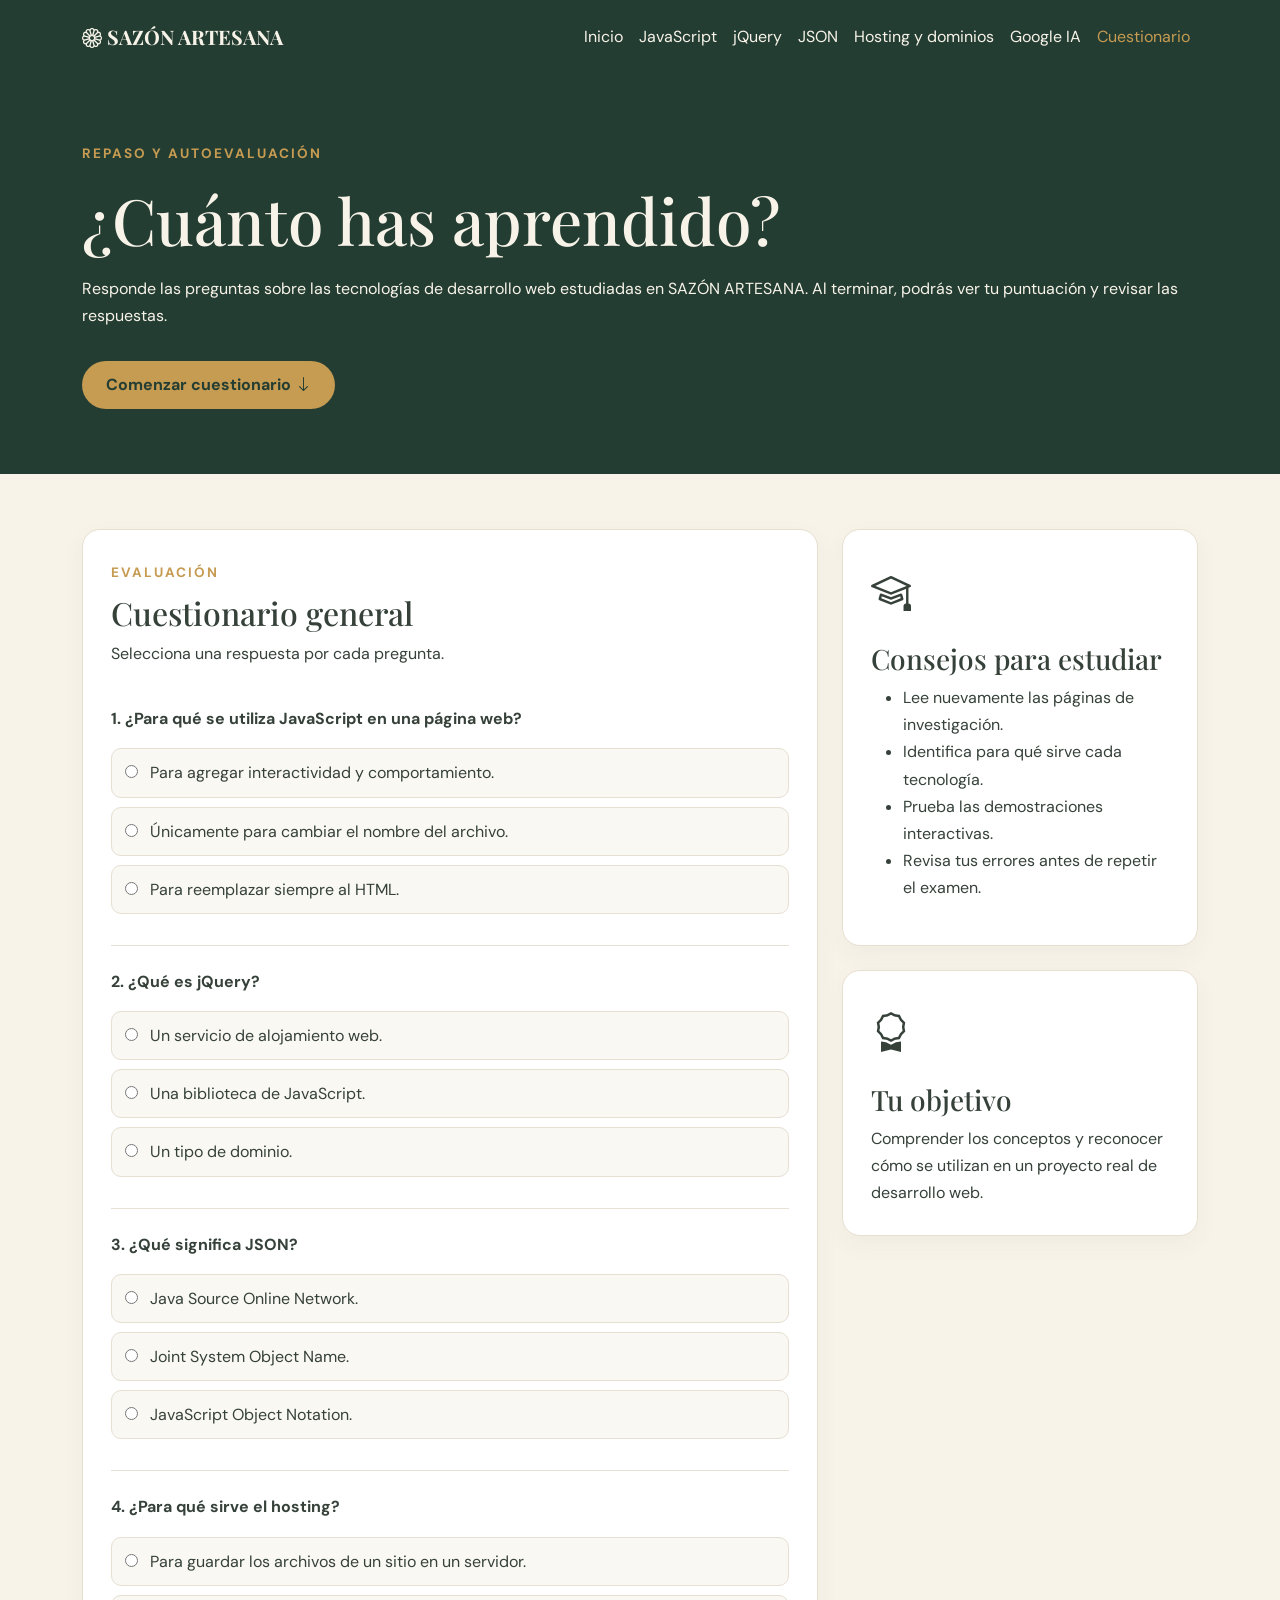
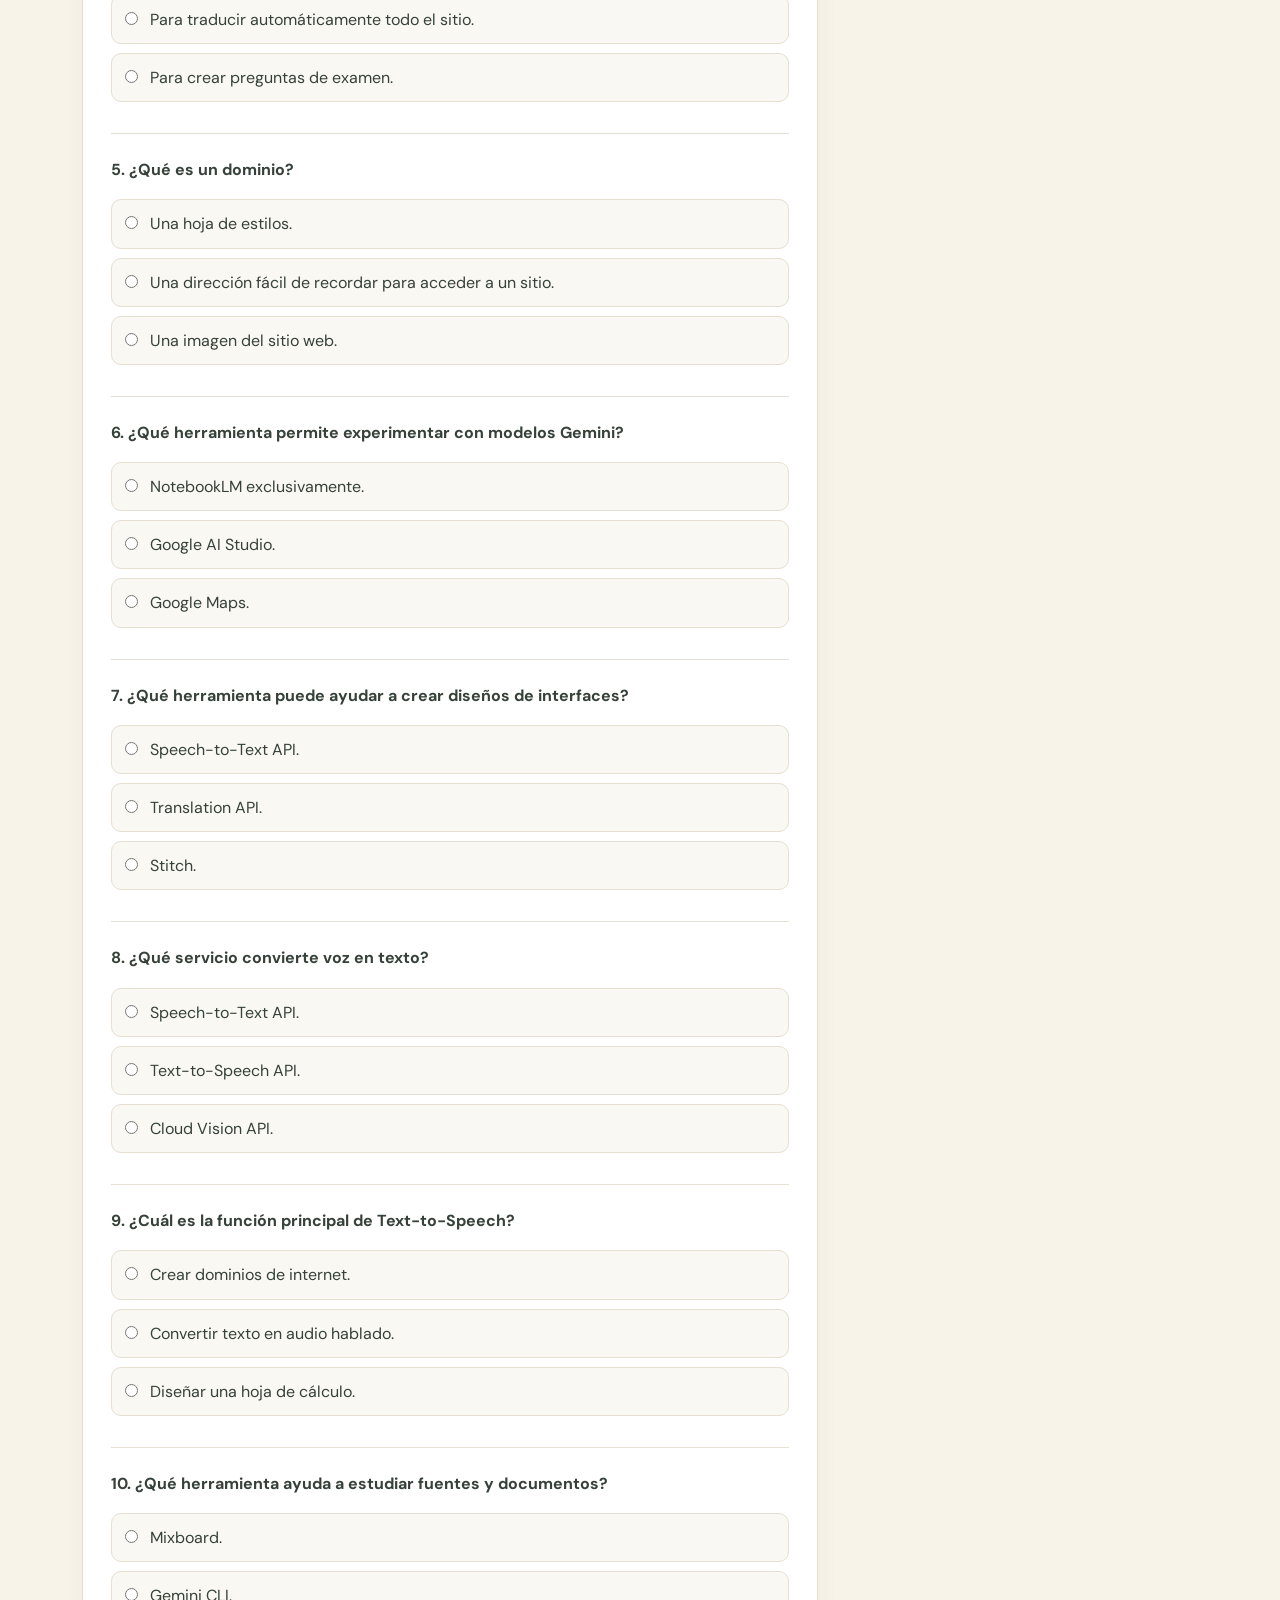
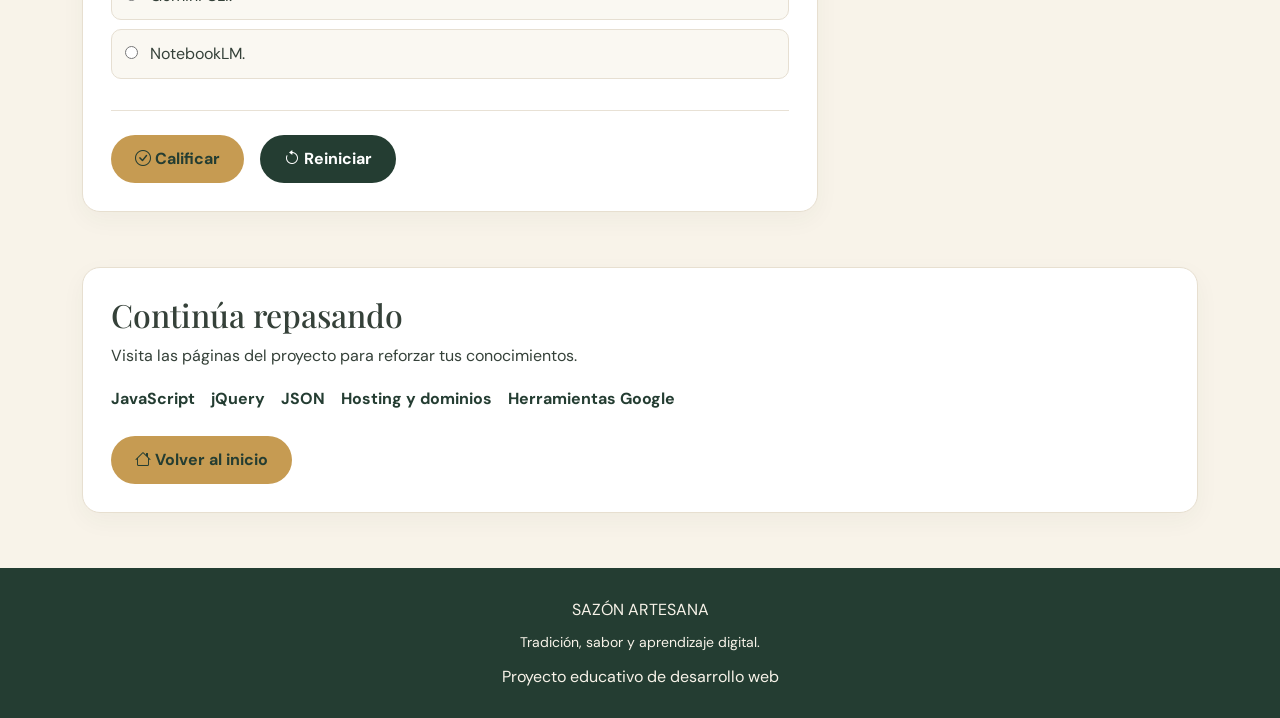
<file: cuestionario.html>
<!DOCTYPE html>
<html lang="es">
<head>
    <meta charset="UTF-8">
    <meta name="viewport" content="width=device-width, initial-scale=1.0">

    <title>Cuestionario | SAZÓN ARTESANA</title>

    <link href="https://cdn.jsdelivr.net/npm/bootstrap@5.3.3/dist/css/bootstrap.min.css" rel="stylesheet">
    <link href="https://cdn.jsdelivr.net/npm/bootstrap-icons@1.11.3/font/bootstrap-icons.css" rel="stylesheet">
    <link href="https://fonts.googleapis.com/css2?family=DM+Sans:wght@400;500;600;700&family=Playfair+Display:wght@600;700&display=swap" rel="stylesheet">

    <style>
        :root {
            --verde: #243D32;
            --verde-claro: #526D57;
            --crema: #F8F3E9;
            --dorado: #C69B52;
            --texto: #354139;
            --blanco: #FFFFFF;
        }

        * {
            box-sizing: border-box;
        }

        html {
            scroll-behavior: smooth;
        }

        body {
            font-family: 'DM Sans', sans-serif;
            background: var(--crema);
            color: var(--texto);
            line-height: 1.7;
        }

        h1, h2, h3 {
            font-family: 'Playfair Display', serif;
        }

        .navbar {
            background: var(--verde);
            padding: 15px 0;
        }

        .navbar-brand {
            color: var(--crema);
            font-family: 'Playfair Display', serif;
            font-weight: bold;
        }

        .navbar-brand:hover {
            color: var(--dorado);
        }

        .navbar .nav-link {
            color: var(--crema);
        }

        .navbar .nav-link:hover,
        .navbar .nav-link.active {
            color: var(--dorado);
        }

        .hero {
            background: var(--verde);
            color: var(--crema);
            padding: 65px 0;
        }

        .hero h1 {
            font-size: clamp(2.4rem, 5vw, 4rem);
        }

        .etiqueta {
            color: var(--dorado);
            text-transform: uppercase;
            letter-spacing: 2px;
            font-size: .85rem;
            font-weight: 700;
        }

        .seccion {
            padding: 55px 0;
        }

        .panel {
            background: var(--blanco);
            border: 1px solid #e7dfd0;
            border-radius: 18px;
            padding: 28px;
            box-shadow: 0 8px 25px #243d320b;
        }

        .pregunta {
            padding: 22px 0;
            border-bottom: 1px solid #e8e1d5;
        }

        .pregunta:last-child {
            border-bottom: none;
        }

        .opcion {
            display: block;
            background: #faf8f2;
            border: 1px solid #e6dfd2;
            border-radius: 10px;
            padding: 10px 13px;
            margin: 9px 0;
            cursor: pointer;
            transition: background .2s, border-color .2s;
        }

        .opcion:hover {
            background: #eee8da;
            border-color: var(--dorado);
        }

        .opcion input {
            margin-right: 8px;
            accent-color: var(--verde);
        }

        .btn-sazon {
            background: var(--dorado);
            color: #243D32;
            border: none;
            border-radius: 30px;
            padding: 12px 24px;
            font-weight: 700;
        }

        .btn-sazon:hover {
            background: #d8b575;
            color: #243D32;
        }

        .btn-secundario {
            background: var(--verde);
            color: white;
            border: none;
            border-radius: 30px;
            padding: 12px 24px;
            font-weight: 700;
        }

        .resultado {
            display: none;
            margin-top: 25px;
            padding: 25px;
            border-radius: 15px;
            background: #edf3e9;
            color: #243D32;
        }

        .barra {
            height: 12px;
            background: #d9dfd5;
            border-radius: 20px;
            overflow: hidden;
            margin: 15px 0;
        }

        .progreso {
            width: 0;
            height: 100%;
            background: var(--verde-claro);
            transition: width .5s;
        }

        .navegacion a {
            color: var(--verde);
            font-weight: 700;
            text-decoration: none;
        }

        .navegacion a:hover {
            text-decoration: underline;
        }

        footer {
            background: var(--verde);
            color: var(--crema);
            text-align: center;
            padding: 28px 0;
        }

        @media (max-width: 576px) {
            .panel {
                padding: 18px;
            }
        }
    </style>
</head>

<body>

<nav class="navbar navbar-expand-lg navbar-dark">
    <div class="container">
        <a class="navbar-brand" href="index.html">
            <i class="bi bi-flower1"></i> SAZÓN ARTESANA
        </a>

        <button class="navbar-toggler" type="button"
                data-bs-toggle="collapse" data-bs-target="#menuNav"
                aria-controls="menuNav" aria-expanded="false"
                aria-label="Abrir navegación">
            <span class="navbar-toggler-icon"></span>
        </button>

        <div class="collapse navbar-collapse" id="menuNav">
            <ul class="navbar-nav ms-auto">
                <li class="nav-item"><a class="nav-link" href="index.html">Inicio</a></li>
                <li class="nav-item"><a class="nav-link" href="javascript.html">JavaScript</a></li>
                <li class="nav-item"><a class="nav-link" href="jquery.html">jQuery</a></li>
                <li class="nav-item"><a class="nav-link" href="json.html">JSON</a></li>
                <li class="nav-item"><a class="nav-link" href="hosting.html">Hosting y dominios</a></li>
                <li class="nav-item"><a class="nav-link" href="google-tools.html">Google IA</a></li>
                <li class="nav-item"><a class="nav-link active" href="cuestionario.html">Cuestionario</a></li>
            </ul>
        </div>
    </div>
</nav>

<header class="hero">
    <div class="container">
        <span class="etiqueta">Repaso y autoevaluación</span>
        <h1 class="mt-3 mb-3">¿Cuánto has aprendido?</h1>
        <p>
            Responde las preguntas sobre las tecnologías de desarrollo web
            estudiadas en SAZÓN ARTESANA. Al terminar, podrás ver tu puntuación
            y revisar las respuestas.
        </p>
        <a href="#evaluacion" class="btn btn-sazon mt-3">
            Comenzar cuestionario <i class="bi bi-arrow-down"></i>
        </a>
    </div>
</header>

<main>
    <section class="seccion" id="evaluacion">
        <div class="container">
            <div class="row g-4">
                <div class="col-lg-8">
                    <div class="panel">
                        <span class="etiqueta">Evaluación</span>
                        <h2 class="mt-2">Cuestionario general</h2>
                        <p>Selecciona una respuesta por cada pregunta.</p>

                        <form id="formulario">

                            <div class="pregunta">
                                <p><strong>1. ¿Para qué se utiliza JavaScript en una página web?</strong></p>
                                <label class="opcion"><input type="radio" name="p1" value="a" required> Para agregar interactividad y comportamiento.</label>
                                <label class="opcion"><input type="radio" name="p1" value="b"> Únicamente para cambiar el nombre del archivo.</label>
                                <label class="opcion"><input type="radio" name="p1" value="c"> Para reemplazar siempre al HTML.</label>
                            </div>

                            <div class="pregunta">
                                <p><strong>2. ¿Qué es jQuery?</strong></p>
                                <label class="opcion"><input type="radio" name="p2" value="a" required> Un servicio de alojamiento web.</label>
                                <label class="opcion"><input type="radio" name="p2" value="b"> Una biblioteca de JavaScript.</label>
                                <label class="opcion"><input type="radio" name="p2" value="c"> Un tipo de dominio.</label>
                            </div>

                            <div class="pregunta">
                                <p><strong>3. ¿Qué significa JSON?</strong></p>
                                <label class="opcion"><input type="radio" name="p3" value="a" required> Java Source Online Network.</label>
                                <label class="opcion"><input type="radio" name="p3" value="b"> Joint System Object Name.</label>
                                <label class="opcion"><input type="radio" name="p3" value="c"> JavaScript Object Notation.</label>
                            </div>

                            <div class="pregunta">
                                <p><strong>4. ¿Para qué sirve el hosting?</strong></p>
                                <label class="opcion"><input type="radio" name="p4" value="a" required> Para guardar los archivos de un sitio en un servidor.</label>
                                <label class="opcion"><input type="radio" name="p4" value="b"> Para traducir automáticamente todo el sitio.</label>
                                <label class="opcion"><input type="radio" name="p4" value="c"> Para crear preguntas de examen.</label>
                            </div>

                            <div class="pregunta">
                                <p><strong>5. ¿Qué es un dominio?</strong></p>
                                <label class="opcion"><input type="radio" name="p5" value="a" required> Una hoja de estilos.</label>
                                <label class="opcion"><input type="radio" name="p5" value="b"> Una dirección fácil de recordar para acceder a un sitio.</label>
                                <label class="opcion"><input type="radio" name="p5" value="c"> Una imagen del sitio web.</label>
                            </div>

                            <div class="pregunta">
                                <p><strong>6. ¿Qué herramienta permite experimentar con modelos Gemini?</strong></p>
                                <label class="opcion"><input type="radio" name="p6" value="a" required> NotebookLM exclusivamente.</label>
                                <label class="opcion"><input type="radio" name="p6" value="b"> Google AI Studio.</label>
                                <label class="opcion"><input type="radio" name="p6" value="c"> Google Maps.</label>
                            </div>

                            <div class="pregunta">
                                <p><strong>7. ¿Qué herramienta puede ayudar a crear diseños de interfaces?</strong></p>
                                <label class="opcion"><input type="radio" name="p7" value="a" required> Speech-to-Text API.</label>
                                <label class="opcion"><input type="radio" name="p7" value="b"> Translation API.</label>
                                <label class="opcion"><input type="radio" name="p7" value="c"> Stitch.</label>
                            </div>

                            <div class="pregunta">
                                <p><strong>8. ¿Qué servicio convierte voz en texto?</strong></p>
                                <label class="opcion"><input type="radio" name="p8" value="a" required> Speech-to-Text API.</label>
                                <label class="opcion"><input type="radio" name="p8" value="b"> Text-to-Speech API.</label>
                                <label class="opcion"><input type="radio" name="p8" value="c"> Cloud Vision API.</label>
                            </div>

                            <div class="pregunta">
                                <p><strong>9. ¿Cuál es la función principal de Text-to-Speech?</strong></p>
                                <label class="opcion"><input type="radio" name="p9" value="a" required> Crear dominios de internet.</label>
                                <label class="opcion"><input type="radio" name="p9" value="b"> Convertir texto en audio hablado.</label>
                                <label class="opcion"><input type="radio" name="p9" value="c"> Diseñar una hoja de cálculo.</label>
                            </div>

                            <div class="pregunta">
                                <p><strong>10. ¿Qué herramienta ayuda a estudiar fuentes y documentos?</strong></p>
                                <label class="opcion"><input type="radio" name="p10" value="a" required> Mixboard.</label>
                                <label class="opcion"><input type="radio" name="p10" value="b"> Gemini CLI.</label>
                                <label class="opcion"><input type="radio" name="p10" value="c"> NotebookLM.</label>
                            </div>

                            <div class="mt-4 d-flex flex-wrap gap-3">
                                <button type="submit" class="btn btn-sazon">
                                    <i class="bi bi-check-circle"></i> Calificar
                                </button>

                                <button type="reset" id="limpiar" class="btn btn-secundario">
                                    <i class="bi bi-arrow-counterclockwise"></i> Reiniciar
                                </button>
                            </div>
                        </form>

                        <div id="resultado" class="resultado" aria-live="polite"></div>
                    </div>
                </div>

                <div class="col-lg-4">
                    <div class="panel mb-4">
                        <i class="bi bi-mortarboard fs-1"></i>
                        <h3 class="mt-3">Consejos para estudiar</h3>
                        <ul>
                            <li>Lee nuevamente las páginas de investigación.</li>
                            <li>Identifica para qué sirve cada tecnología.</li>
                            <li>Prueba las demostraciones interactivas.</li>
                            <li>Revisa tus errores antes de repetir el examen.</li>
                        </ul>
                    </div>

                    <div class="panel">
                        <i class="bi bi-award fs-1"></i>
                        <h3 class="mt-3">Tu objetivo</h3>
                        <p class="mb-0">
                            Comprender los conceptos y reconocer cómo se
                            utilizan en un proyecto real de desarrollo web.
                        </p>
                    </div>
                </div>
            </div>
        </div>
    </section>

    <section class="seccion pt-0">
        <div class="container">
            <div class="panel">
                <h2>Continúa repasando</h2>
                <p>Visita las páginas del proyecto para reforzar tus conocimientos.</p>

                <div class="d-flex flex-wrap gap-3 navegacion">
                    <a href="javascript.html">JavaScript</a>
                    <a href="jquery.html">jQuery</a>
                    <a href="json.html">JSON</a>
                    <a href="hosting.html">Hosting y dominios</a>
                    <a href="google-tools.html">Herramientas Google</a>
                </div>

                <a href="index.html" class="btn btn-sazon mt-4">
                    <i class="bi bi-house"></i> Volver al inicio
                </a>
            </div>
        </div>
    </section>
</main>

<footer>
    <div class="container">
        <p class="mb-1">SAZÓN ARTESANA</p>
        <small>Tradición, sabor y aprendizaje digital.</small>
        <p class="mb-0 mt-2">Proyecto educativo de desarrollo web</p>
    </div>
</footer>

<script src="https://cdn.jsdelivr.net/npm/bootstrap@5.3.3/dist/js/bootstrap.bundle.min.js"></script>

<script>
    const formulario = document.getElementById("formulario");
    const resultado = document.getElementById("resultado");

    const respuestasCorrectas = {
        p1: "a",
        p2: "b",
        p3: "c",
        p4: "a",
        p5: "b",
        p6: "b",
        p7: "c",
        p8: "a",
        p9: "b",
        p10: "c"
    };

    const explicaciones = {
        p1: "JavaScript permite agregar interactividad y comportamiento a una página.",
        p2: "jQuery es una biblioteca de JavaScript.",
        p3: "JSON significa JavaScript Object Notation.",
        p4: "El hosting almacena los archivos del sitio en un servidor.",
        p5: "Un dominio es una dirección fácil de recordar para acceder a un sitio.",
        p6: "Google AI Studio permite experimentar con modelos Gemini.",
        p7: "Stitch ayuda a explorar y crear diseños de interfaces.",
        p8: "Speech-to-Text convierte audio hablado en texto.",
        p9: "Text-to-Speech genera audio hablado a partir de texto.",
        p10: "NotebookLM ayuda a estudiar información utilizando fuentes añadidas."
    };

    formulario.addEventListener("submit", function(evento) {
        evento.preventDefault();

        const datos = new FormData(formulario);
        let puntos = 0;
        let revision = "";

        for (let i = 1; i <= 10; i++) {
            const pregunta = "p" + i;
            const correcta = datos.get(pregunta) === respuestasCorrectas[pregunta];

            if (correcta) {
                puntos++;
            }

            revision += `
                <li class="mb-2">
                    <strong>Pregunta ${i}:</strong>
                    ${correcta ? "Correcta" : "Incorrecta"}.
                    ${explicaciones[pregunta]}
                </li>
            `;
        }

        const porcentaje = puntos * 10;

        let mensaje;

        if (puntos >= 9) {
            mensaje = "¡Excelente! Tienes un gran dominio de los temas.";
        } else if (puntos >= 7) {
            mensaje = "¡Muy bien! Repasa los temas en los que tuviste dudas.";
        } else if (puntos >= 5) {
            mensaje = "Vas avanzando. Revisa las páginas de investigación y vuelve a intentarlo.";
        } else {
            mensaje = "Sigue practicando. Puedes consultar las páginas del proyecto antes de repetir.";
        }

        resultado.innerHTML = `
            <h2>Tu resultado: ${puntos}/10</h2>
            <p><strong>${porcentaje}% de respuestas correctas</strong></p>

            <div class="barra">
                <div class="progreso" id="progreso"></div>
            </div>

            <p>${mensaje}</p>

            <hr>

            <h3>Revisión de respuestas</h3>
            <ol>${revision}</ol>
        `;

        resultado.style.display = "block";

        document.getElementById("progreso").style.width = porcentaje + "%";

        resultado.scrollIntoView({
            behavior: "smooth",
            block: "start"
        });
    });

    formulario.addEventListener("reset", function() {
        resultado.style.display = "none";
        resultado.innerHTML = "";
    });
</script>

</body>
</html>
</file>
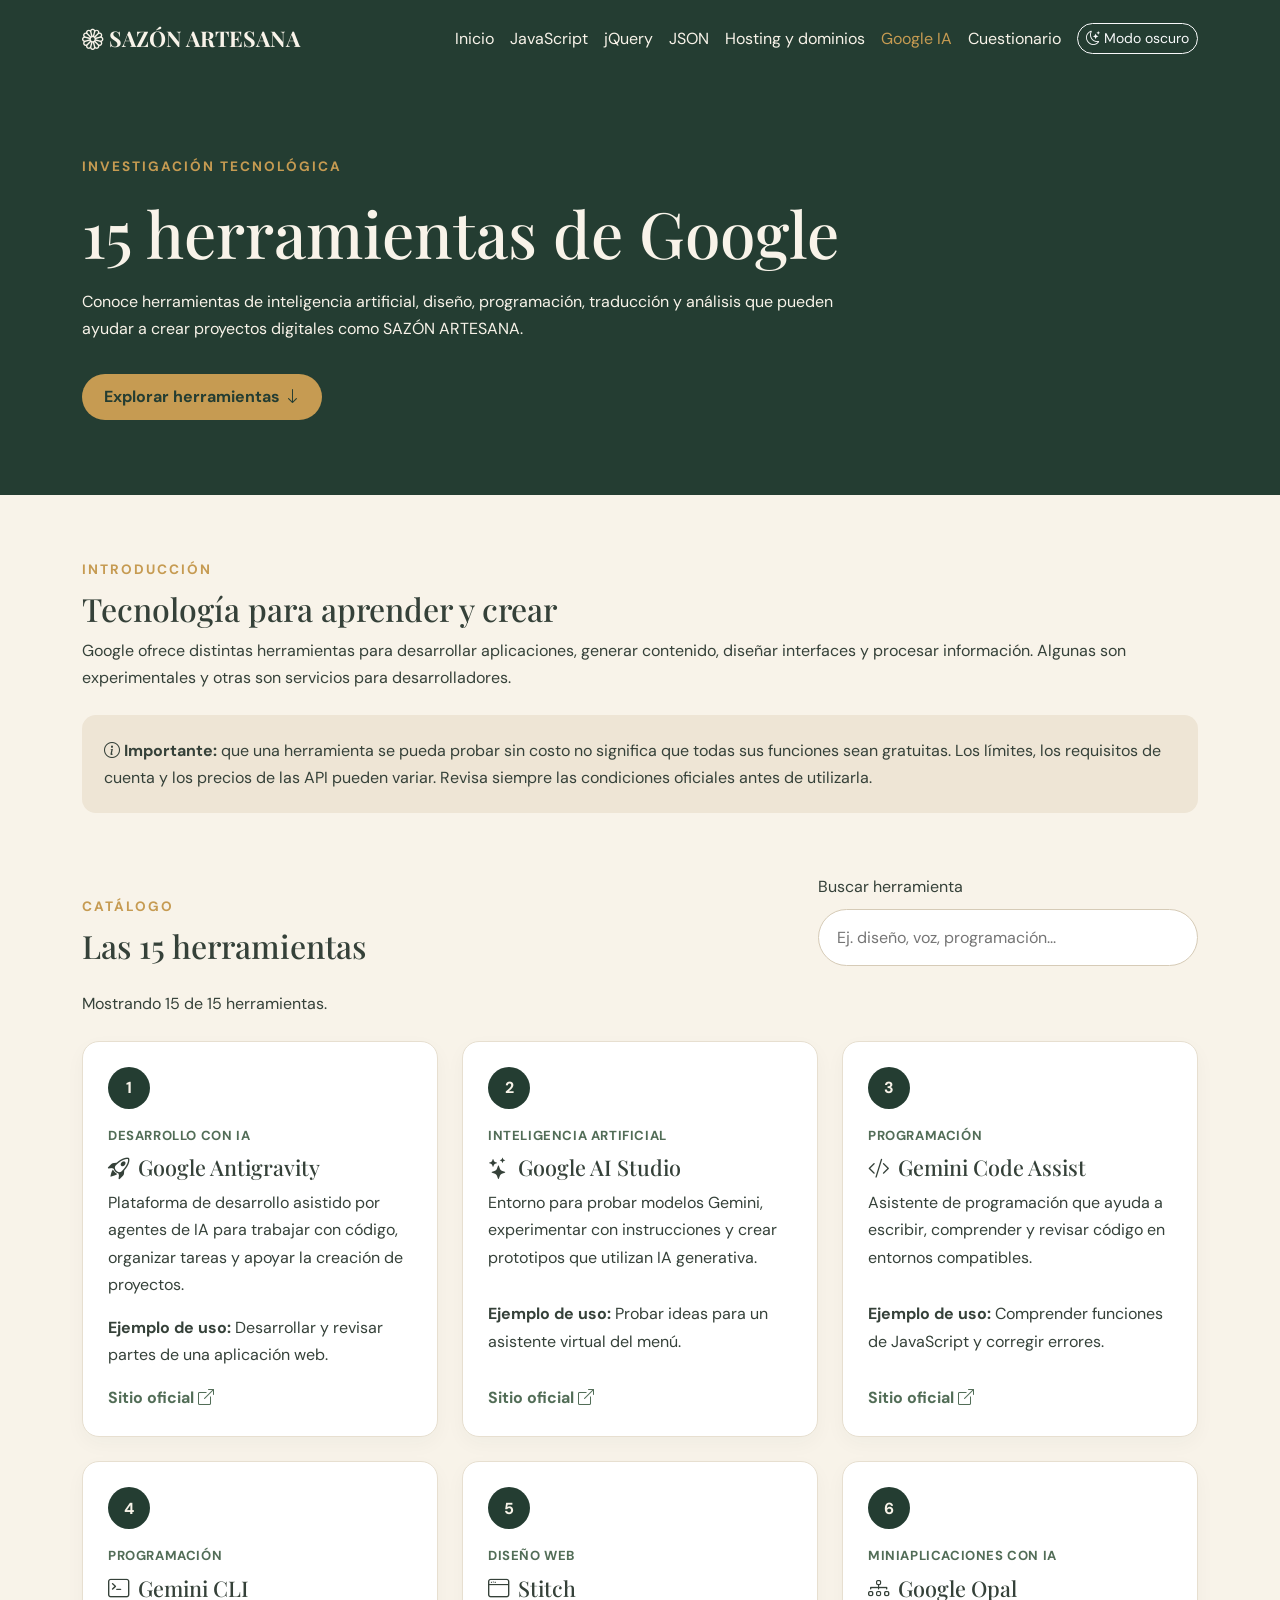
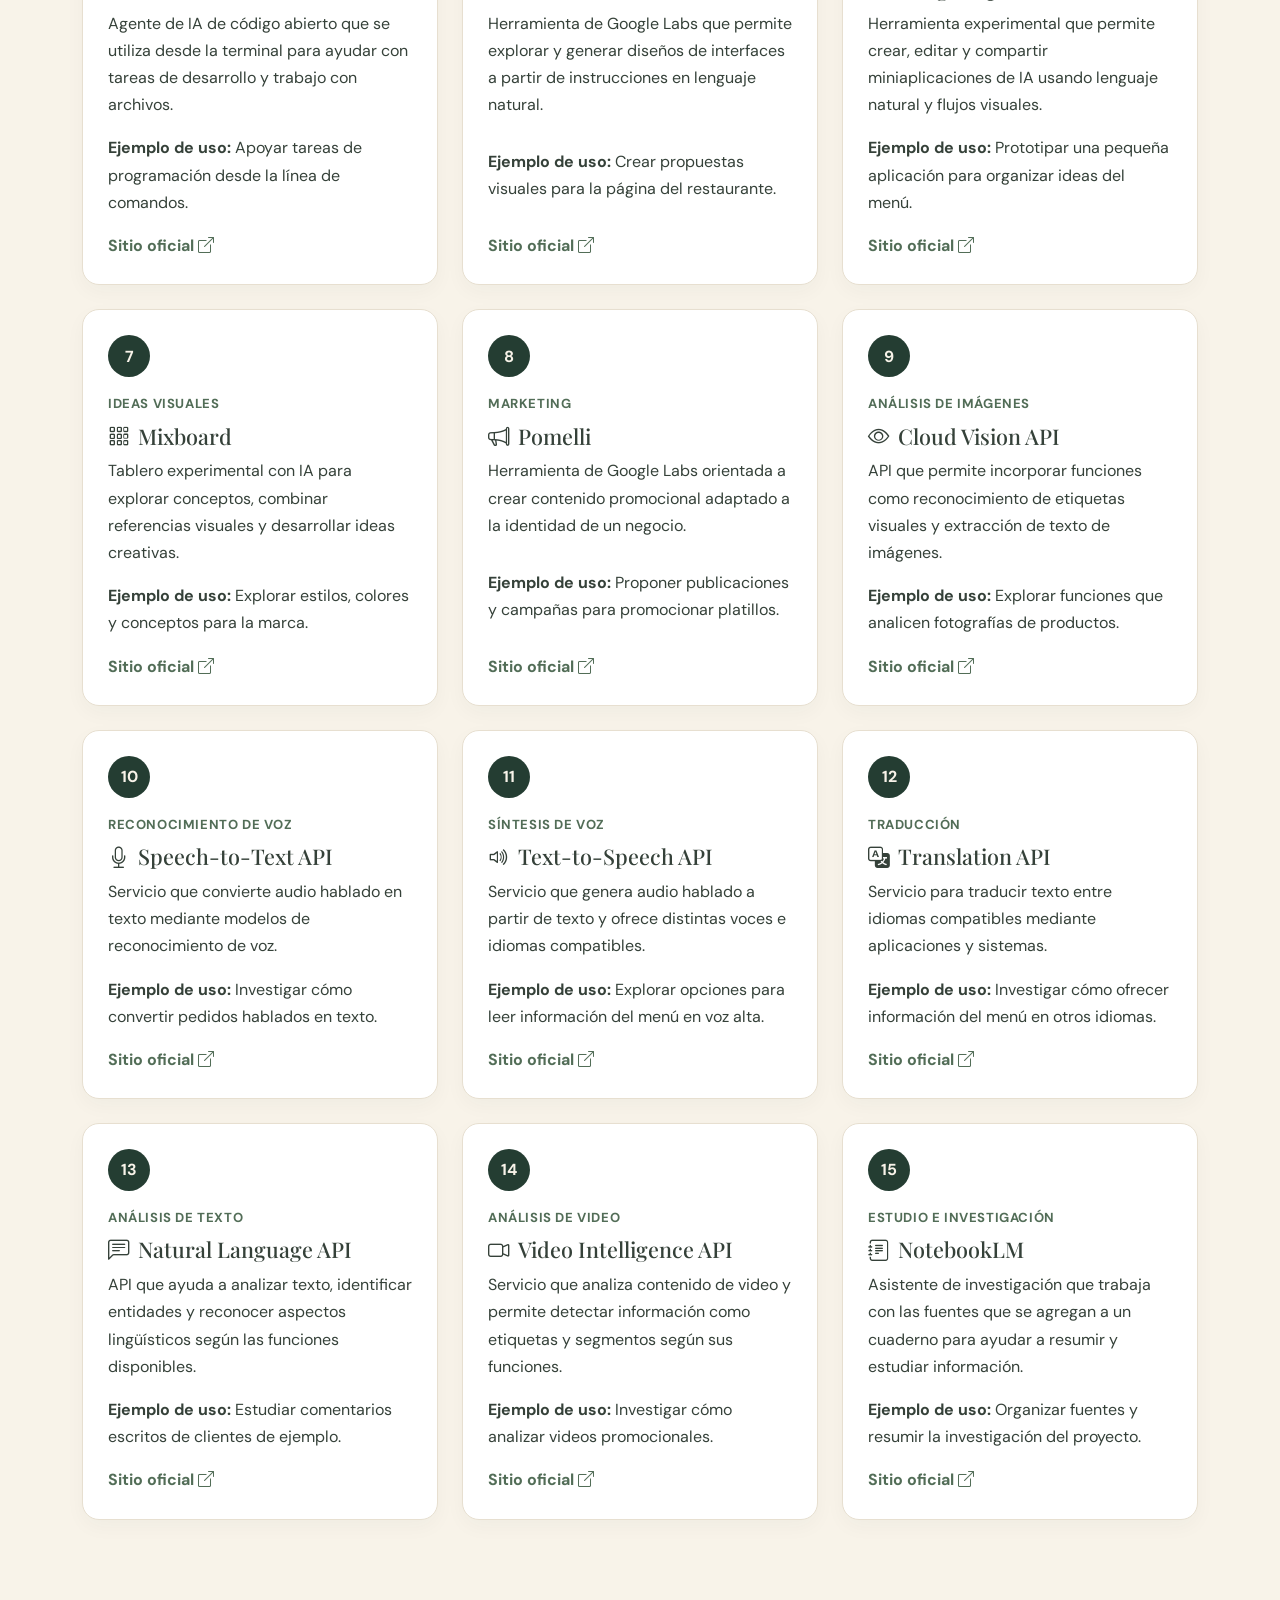
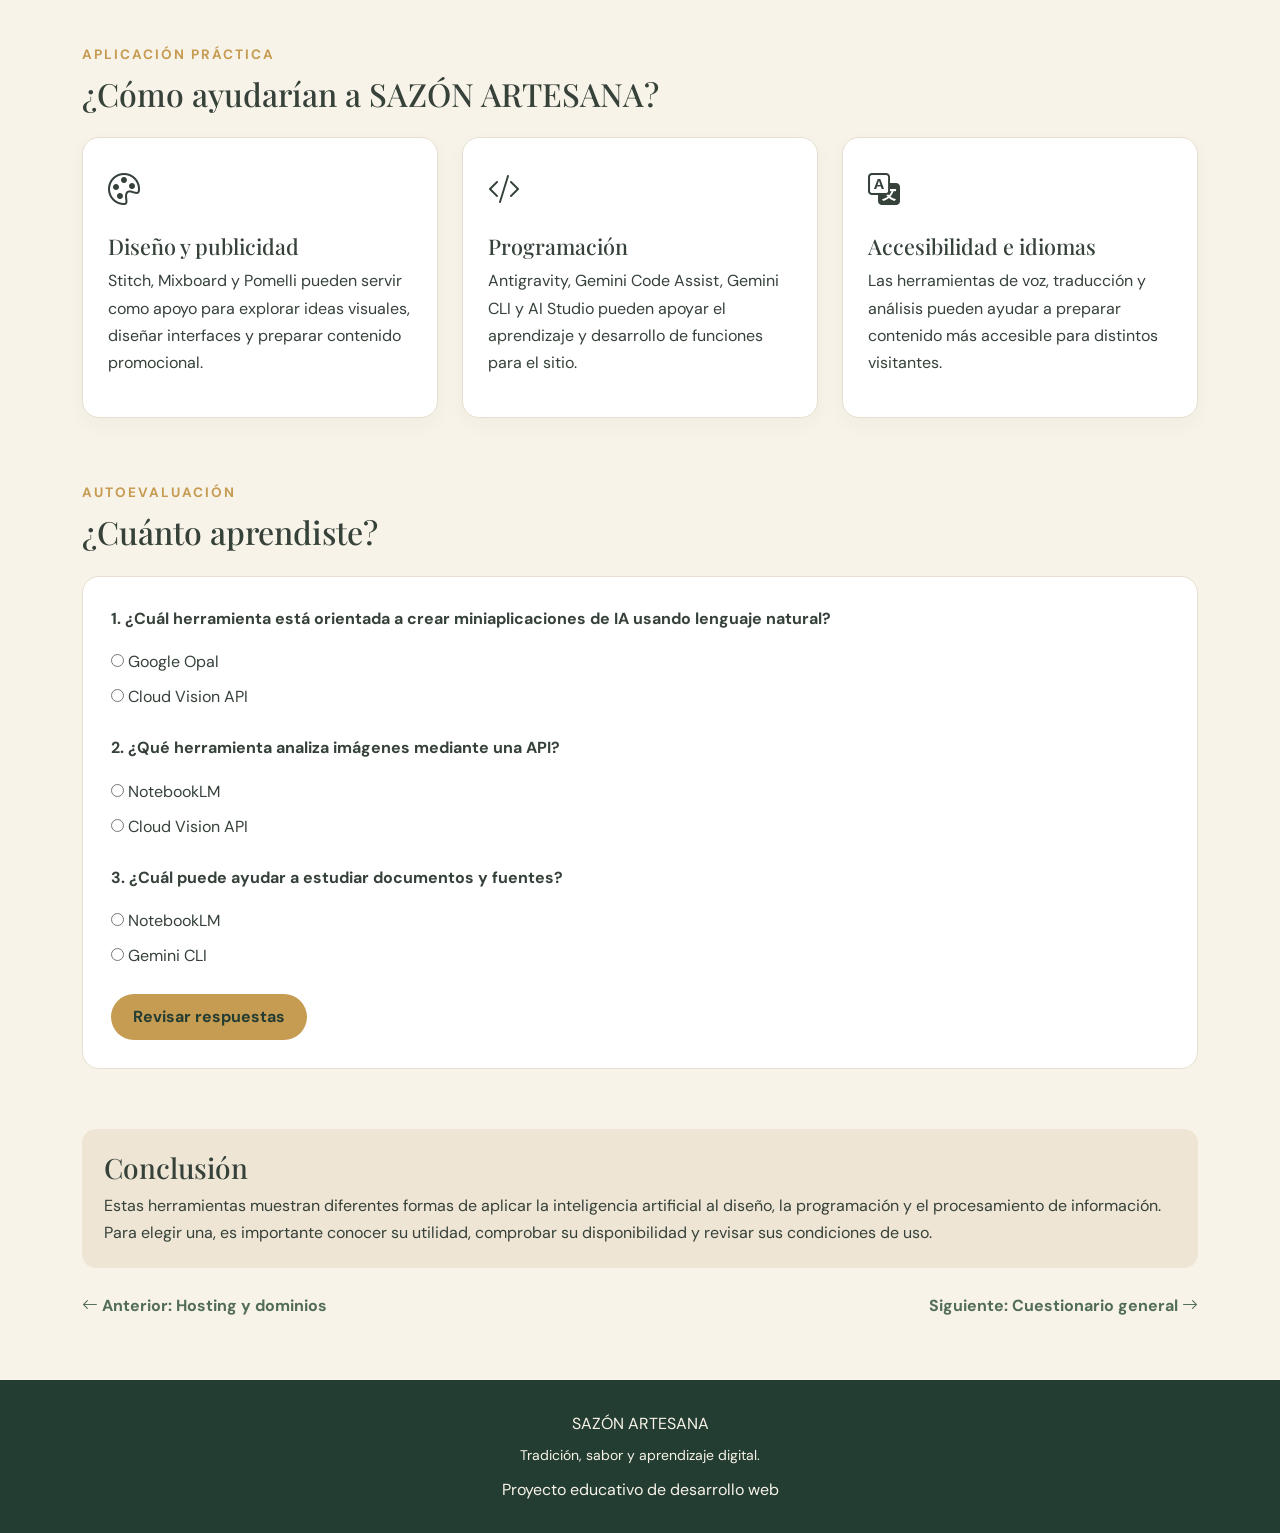
<file: google-tools.html>
<!DOCTYPE html>
<html lang="es">
<head>
    <meta charset="UTF-8">
    <meta name="viewport" content="width=device-width, initial-scale=1.0">
    <title>15 herramientas de Google | SAZÓN ARTESANA</title>

    <!-- Bootstrap -->
    <link href="https://cdn.jsdelivr.net/npm/bootstrap@5.3.3/dist/css/bootstrap.min.css" rel="stylesheet">

    <!-- Bootstrap Icons -->
    <link href="https://cdn.jsdelivr.net/npm/bootstrap-icons@1.11.3/font/bootstrap-icons.css" rel="stylesheet">

    <!-- Fuentes -->
    <link href="https://fonts.googleapis.com/css2?family=DM+Sans:wght@400;500;600;700&family=Playfair+Display:wght@600;700&display=swap" rel="stylesheet">

    <style>
        :root {
            --verde: #243D32;
            --verde-claro: #526D57;
            --crema: #F8F3E9;
            --dorado: #C69B52;
            --texto: #354139;
            --blanco: #FFFFFF;
        }

        * {
            box-sizing: border-box;
        }

        html {
            scroll-behavior: smooth;
        }

        body {
            font-family: 'DM Sans', sans-serif;
            background: var(--crema);
            color: var(--texto);
            line-height: 1.7;
            transition: background .3s, color .3s;
        }

        h1, h2, h3, h4 {
            font-family: 'Playfair Display', serif;
        }

        .navbar {
            background: var(--verde);
            padding: 15px 0;
        }

        .navbar-brand {
            color: var(--crema);
            font-family: 'Playfair Display', serif;
            font-weight: bold;
            font-size: 1.35rem;
        }

        .navbar-brand:hover {
            color: var(--dorado);
        }

        .navbar .nav-link {
            color: var(--crema);
        }

        .navbar .nav-link:hover,
        .navbar .nav-link.active {
            color: var(--dorado);
        }

        .hero {
            background: var(--verde);
            color: var(--crema);
            padding: 75px 0;
        }

        .hero h1 {
            font-size: clamp(2.3rem, 5vw, 4rem);
        }

        .hero p {
            max-width: 760px;
        }

        .etiqueta {
            color: var(--dorado);
            text-transform: uppercase;
            letter-spacing: 2px;
            font-size: .85rem;
            font-weight: 700;
        }

        .seccion {
            padding: 60px 0;
        }

        .btn-sazon {
            background: var(--dorado);
            color: #243D32;
            border: none;
            padding: 11px 22px;
            border-radius: 30px;
            font-weight: 700;
        }

        .btn-sazon:hover {
            background: #d8b575;
            color: #243D32;
        }

        .herramienta {
            height: 100%;
            padding: 25px;
            background: var(--blanco);
            border: 1px solid #e7dfd0;
            border-radius: 17px;
            box-shadow: 0 7px 20px #243d3209;
            transition: transform .25s, box-shadow .25s;
            display: flex;
            flex-direction: column;
        }

        .herramienta:hover {
            transform: translateY(-5px);
            box-shadow: 0 12px 26px #243d3218;
        }

        .numero {
            background: var(--verde);
            color: var(--crema);
            width: 42px;
            height: 42px;
            border-radius: 50%;
            display: flex;
            align-items: center;
            justify-content: center;
            font-weight: bold;
            margin-bottom: 16px;
        }

        .herramienta h3 {
            font-size: 1.35rem;
        }

        .herramienta p {
            flex-grow: 1;
        }

        .tipo {
            color: var(--verde-claro);
            font-size: .82rem;
            font-weight: 700;
            text-transform: uppercase;
            letter-spacing: .6px;
        }

        .enlace {
            color: var(--verde-claro);
            text-decoration: none;
            font-weight: 700;
        }

        .enlace:hover {
            color: #936b2e;
            text-decoration: underline;
        }

        .buscador {
            padding: 14px 18px;
            border-radius: 30px;
            border: 1px solid #d6cbb7;
            width: 100%;
            background: var(--blanco);
            color: var(--texto);
        }

        .nota {
            background: #eee5d5;
            border-radius: 14px;
            padding: 22px;
        }

        .quiz {
            background: var(--blanco);
            padding: 28px;
            border-radius: 17px;
            border: 1px solid #e7dfd0;
        }

        .resultado {
            display: none;
            margin-top: 20px;
            padding: 18px;
            border-radius: 12px;
            background: #e8f0e5;
            color: #243D32;
        }

        footer {
            background: var(--verde);
            color: var(--crema);
            padding: 30px 0;
            text-align: center;
        }

        /* Modo oscuro */
        body.oscuro {
            --crema: #18251E;
            --texto: #F1EEE5;
            --blanco: #26372D;
        }

        body.oscuro .navbar,
        body.oscuro footer,
        body.oscuro .hero {
            background: #101A14;
        }

        body.oscuro .herramienta,
        body.oscuro .quiz {
            border-color: #45584A;
        }

        body.oscuro .nota {
            background: #314438;
        }

        body.oscuro .buscador {
            border-color: #526D57;
        }

        body.oscuro .resultado {
            background: #314438;
            color: #F1EEE5;
        }

        body.oscuro .enlace {
            color: #DCC18A;
        }

        body.oscuro .numero {
            background: var(--dorado);
            color: #18251E;
        }

        @media (prefers-reduced-motion: reduce) {
            *, *::before, *::after {
                scroll-behavior: auto !important;
                transition: none !important;
            }
        }
    </style>
</head>

<body>

<nav class="navbar navbar-expand-lg navbar-dark">
    <div class="container">
        <a class="navbar-brand" href="index.html">
            <i class="bi bi-flower1"></i> SAZÓN ARTESANA
        </a>

        <button class="navbar-toggler" type="button"
                data-bs-toggle="collapse" data-bs-target="#menuNav"
                aria-controls="menuNav" aria-expanded="false"
                aria-label="Abrir navegación">
            <span class="navbar-toggler-icon"></span>
        </button>

        <div class="collapse navbar-collapse" id="menuNav">
            <ul class="navbar-nav ms-auto align-items-lg-center">
                <li class="nav-item"><a class="nav-link" href="index.html">Inicio</a></li>
                <li class="nav-item"><a class="nav-link" href="javascript.html">JavaScript</a></li>
                <li class="nav-item"><a class="nav-link" href="jquery.html">jQuery</a></li>
                <li class="nav-item"><a class="nav-link" href="json.html">JSON</a></li>
                <li class="nav-item"><a class="nav-link" href="hosting.html">Hosting y dominios</a></li>
                <li class="nav-item"><a class="nav-link active" href="google-tools.html">Google IA</a></li>
                <li class="nav-item"><a class="nav-link" href="cuestionario.html">Cuestionario</a></li>
                <li class="nav-item ms-lg-2">
                    <button id="modoBtn" class="btn btn-outline-light btn-sm rounded-pill">
                        <i class="bi bi-moon-stars"></i> Modo oscuro
                    </button>
                </li>
            </ul>
        </div>
    </div>
</nav>

<header class="hero">
    <div class="container">
        <span class="etiqueta">Investigación tecnológica</span>
        <h1 class="mt-3 mb-3">15 herramientas de Google</h1>
        <p>
            Conoce herramientas de inteligencia artificial, diseño,
            programación, traducción y análisis que pueden ayudar a crear
            proyectos digitales como SAZÓN ARTESANA.
        </p>
        <a href="#herramientas" class="btn btn-sazon mt-3">
            Explorar herramientas <i class="bi bi-arrow-down"></i>
        </a>
    </div>
</header>

<main>
    <section class="seccion">
        <div class="container">
            <span class="etiqueta">Introducción</span>
            <h2 class="mt-2">Tecnología para aprender y crear</h2>
            <p>
                Google ofrece distintas herramientas para desarrollar
                aplicaciones, generar contenido, diseñar interfaces y
                procesar información. Algunas son experimentales y otras
                son servicios para desarrolladores.
            </p>

            <div class="nota mt-4">
                <strong><i class="bi bi-info-circle"></i> Importante:</strong>
                que una herramienta se pueda probar sin costo no significa
                que todas sus funciones sean gratuitas. Los límites, los
                requisitos de cuenta y los precios de las API pueden variar.
                Revisa siempre las condiciones oficiales antes de utilizarla.
            </div>
        </div>
    </section>

    <section class="seccion pt-0" id="herramientas">
        <div class="container">
            <div class="d-flex flex-wrap justify-content-between align-items-end gap-3 mb-4">
                <div>
                    <span class="etiqueta">Catálogo</span>
                    <h2 class="mt-2 mb-0">Las 15 herramientas</h2>
                </div>
                <div style="min-width:250px; max-width:380px; width:100%;">
                    <label for="buscar" class="form-label">Buscar herramienta</label>
                    <input type="search" id="buscar" class="buscador"
                           placeholder="Ej. diseño, voz, programación...">
                </div>
            </div>

            <p id="contador" aria-live="polite" class="mb-4"></p>

            <div class="row g-4" id="listaHerramientas"></div>

            <p id="sinResultados" class="text-center mt-4" style="display:none;">
                No se encontraron herramientas con esa búsqueda.
            </p>
        </div>
    </section>

    <section class="seccion">
        <div class="container">
            <span class="etiqueta">Aplicación práctica</span>
            <h2 class="mt-2 mb-4">¿Cómo ayudarían a SAZÓN ARTESANA?</h2>

            <div class="row g-4">
                <div class="col-md-4">
                    <div class="herramienta">
                        <i class="bi bi-palette fs-2 mb-3"></i>
                        <h3>Diseño y publicidad</h3>
                        <p>
                            Stitch, Mixboard y Pomelli pueden servir como
                            apoyo para explorar ideas visuales, diseñar
                            interfaces y preparar contenido promocional.
                        </p>
                    </div>
                </div>

                <div class="col-md-4">
                    <div class="herramienta">
                        <i class="bi bi-code-slash fs-2 mb-3"></i>
                        <h3>Programación</h3>
                        <p>
                            Antigravity, Gemini Code Assist, Gemini CLI
                            y AI Studio pueden apoyar el aprendizaje y
                            desarrollo de funciones para el sitio.
                        </p>
                    </div>
                </div>

                <div class="col-md-4">
                    <div class="herramienta">
                        <i class="bi bi-translate fs-2 mb-3"></i>
                        <h3>Accesibilidad e idiomas</h3>
                        <p>
                            Las herramientas de voz, traducción y análisis
                            pueden ayudar a preparar contenido más accesible
                            para distintos visitantes.
                        </p>
                    </div>
                </div>
            </div>
        </div>
    </section>

    <section class="seccion pt-0">
        <div class="container">
            <span class="etiqueta">Autoevaluación</span>
            <h2 class="mt-2 mb-4">¿Cuánto aprendiste?</h2>

            <div class="quiz">
                <form id="formQuiz">
                    <div class="mb-4">
                        <p><strong>1. ¿Cuál herramienta está orientada a crear miniaplicaciones de IA usando lenguaje natural?</strong></p>
                        <label class="d-block mb-2">
                            <input type="radio" name="p1" value="a" required>
                            Google Opal
                        </label>
                        <label class="d-block mb-2">
                            <input type="radio" name="p1" value="b">
                            Cloud Vision API
                        </label>
                    </div>

                    <div class="mb-4">
                        <p><strong>2. ¿Qué herramienta analiza imágenes mediante una API?</strong></p>
                        <label class="d-block mb-2">
                            <input type="radio" name="p2" value="a" required>
                            NotebookLM
                        </label>
                        <label class="d-block mb-2">
                            <input type="radio" name="p2" value="b">
                            Cloud Vision API
                        </label>
                    </div>

                    <div class="mb-4">
                        <p><strong>3. ¿Cuál puede ayudar a estudiar documentos y fuentes?</strong></p>
                        <label class="d-block mb-2">
                            <input type="radio" name="p3" value="a" required>
                            NotebookLM
                        </label>
                        <label class="d-block mb-2">
                            <input type="radio" name="p3" value="b">
                            Gemini CLI
                        </label>
                    </div>

                    <button type="submit" class="btn btn-sazon">
                        Revisar respuestas
                    </button>
                </form>

                <div id="resultadoQuiz" class="resultado" aria-live="polite"></div>
            </div>
        </div>
    </section>

    <section class="seccion pt-0">
        <div class="container">
            <div class="nota">
                <h3>Conclusión</h3>
                <p class="mb-0">
                    Estas herramientas muestran diferentes formas de aplicar
                    la inteligencia artificial al diseño, la programación y
                    el procesamiento de información. Para elegir una, es
                    importante conocer su utilidad, comprobar su disponibilidad
                    y revisar sus condiciones de uso.
                </p>
            </div>

            <div class="d-flex flex-wrap justify-content-between gap-3 mt-4">
                <a href="hosting.html" class="enlace">
                    <i class="bi bi-arrow-left"></i> Anterior: Hosting y dominios
                </a>
                <a href="cuestionario.html" class="enlace">
                    Siguiente: Cuestionario general <i class="bi bi-arrow-right"></i>
                </a>
            </div>
        </div>
    </section>
</main>

<footer>
    <div class="container">
        <p class="mb-1">SAZÓN ARTESANA</p>
        <small>Tradición, sabor y aprendizaje digital.</small>
        <p class="mb-0 mt-2">Proyecto educativo de desarrollo web</p>
    </div>
</footer>

<script src="https://cdn.jsdelivr.net/npm/bootstrap@5.3.3/dist/js/bootstrap.bundle.min.js"></script>

<script>
    const herramientas = [
        {
            nombre: "Google Antigravity",
            tipo: "Desarrollo con IA",
            icono: "bi-rocket-takeoff",
            descripcion: "Plataforma de desarrollo asistido por agentes de IA para trabajar con código, organizar tareas y apoyar la creación de proyectos.",
            uso: "Desarrollar y revisar partes de una aplicación web.",
            url: "https://antigravity.google/"
        },
        {
            nombre: "Google AI Studio",
            tipo: "Inteligencia artificial",
            icono: "bi-stars",
            descripcion: "Entorno para probar modelos Gemini, experimentar con instrucciones y crear prototipos que utilizan IA generativa.",
            uso: "Probar ideas para un asistente virtual del menú.",
            url: "https://aistudio.google.com/"
        },
        {
            nombre: "Gemini Code Assist",
            tipo: "Programación",
            icono: "bi-code-slash",
            descripcion: "Asistente de programación que ayuda a escribir, comprender y revisar código en entornos compatibles.",
            uso: "Comprender funciones de JavaScript y corregir errores.",
            url: "https://codeassist.google/"
        },
        {
            nombre: "Gemini CLI",
            tipo: "Programación",
            icono: "bi-terminal",
            descripcion: "Agente de IA de código abierto que se utiliza desde la terminal para ayudar con tareas de desarrollo y trabajo con archivos.",
            uso: "Apoyar tareas de programación desde la línea de comandos.",
            url: "https://github.com/google-gemini/gemini-cli"
        },
        {
            nombre: "Stitch",
            tipo: "Diseño web",
            icono: "bi-window",
            descripcion: "Herramienta de Google Labs que permite explorar y generar diseños de interfaces a partir de instrucciones en lenguaje natural.",
            uso: "Crear propuestas visuales para la página del restaurante.",
            url: "https://stitch.withgoogle.com/"
        },
        {
            nombre: "Google Opal",
            tipo: "Miniaplicaciones con IA",
            icono: "bi-diagram-3",
            descripcion: "Herramienta experimental que permite crear, editar y compartir miniaplicaciones de IA usando lenguaje natural y flujos visuales.",
            uso: "Prototipar una pequeña aplicación para organizar ideas del menú.",
            url: "https://opal.google/"
        },
        {
            nombre: "Mixboard",
            tipo: "Ideas visuales",
            icono: "bi-grid-3x3-gap",
            descripcion: "Tablero experimental con IA para explorar conceptos, combinar referencias visuales y desarrollar ideas creativas.",
            uso: "Explorar estilos, colores y conceptos para la marca.",
            url: "https://labs.google/mixboard"
        },
        {
            nombre: "Pomelli",
            tipo: "Marketing",
            icono: "bi-megaphone",
            descripcion: "Herramienta de Google Labs orientada a crear contenido promocional adaptado a la identidad de un negocio.",
            uso: "Proponer publicaciones y campañas para promocionar platillos.",
            url: "https://labs.google/pomelli/about"
        },
        {
            nombre: "Cloud Vision API",
            tipo: "Análisis de imágenes",
            icono: "bi-eye",
            descripcion: "API que permite incorporar funciones como reconocimiento de etiquetas visuales y extracción de texto de imágenes.",
            uso: "Explorar funciones que analicen fotografías de productos.",
            url: "https://cloud.google.com/vision"
        },
        {
            nombre: "Speech-to-Text API",
            tipo: "Reconocimiento de voz",
            icono: "bi-mic",
            descripcion: "Servicio que convierte audio hablado en texto mediante modelos de reconocimiento de voz.",
            uso: "Investigar cómo convertir pedidos hablados en texto.",
            url: "https://cloud.google.com/speech-to-text"
        },
        {
            nombre: "Text-to-Speech API",
            tipo: "Síntesis de voz",
            icono: "bi-volume-up",
            descripcion: "Servicio que genera audio hablado a partir de texto y ofrece distintas voces e idiomas compatibles.",
            uso: "Explorar opciones para leer información del menú en voz alta.",
            url: "https://cloud.google.com/text-to-speech"
        },
        {
            nombre: "Translation API",
            tipo: "Traducción",
            icono: "bi-translate",
            descripcion: "Servicio para traducir texto entre idiomas compatibles mediante aplicaciones y sistemas.",
            uso: "Investigar cómo ofrecer información del menú en otros idiomas.",
            url: "https://cloud.google.com/translate"
        },
        {
            nombre: "Natural Language API",
            tipo: "Análisis de texto",
            icono: "bi-chat-left-text",
            descripcion: "API que ayuda a analizar texto, identificar entidades y reconocer aspectos lingüísticos según las funciones disponibles.",
            uso: "Estudiar comentarios escritos de clientes de ejemplo.",
            url: "https://cloud.google.com/natural-language"
        },
        {
            nombre: "Video Intelligence API",
            tipo: "Análisis de video",
            icono: "bi-camera-video",
            descripcion: "Servicio que analiza contenido de video y permite detectar información como etiquetas y segmentos según sus funciones.",
            uso: "Investigar cómo analizar videos promocionales.",
            url: "https://cloud.google.com/video-intelligence"
        },
        {
            nombre: "NotebookLM",
            tipo: "Estudio e investigación",
            icono: "bi-journal-text",
            descripcion: "Asistente de investigación que trabaja con las fuentes que se agregan a un cuaderno para ayudar a resumir y estudiar información.",
            uso: "Organizar fuentes y resumir la investigación del proyecto.",
            url: "https://notebooklm.google.com/"
        }
    ];

    const lista = document.getElementById("listaHerramientas");
    const buscar = document.getElementById("buscar");
    const contador = document.getElementById("contador");
    const sinResultados = document.getElementById("sinResultados");

    function mostrarHerramientas(texto = "") {
        const busqueda = texto.toLowerCase().trim();

        const filtradas = herramientas.filter(h =>
            h.nombre.toLowerCase().includes(busqueda) ||
            h.tipo.toLowerCase().includes(busqueda) ||
            h.descripcion.toLowerCase().includes(busqueda) ||
            h.uso.toLowerCase().includes(busqueda)
        );

        lista.innerHTML = filtradas.map(h => {
            const numero = herramientas.indexOf(h) + 1;

            return `
                <div class="col-md-6 col-lg-4">
                    <article class="herramienta">
                        <div class="numero">${numero}</div>
                        <div class="tipo mb-2">${h.tipo}</div>
                        <h3><i class="bi ${h.icono} me-2"></i>${h.nombre}</h3>
                        <p>${h.descripcion}</p>
                        <p><strong>Ejemplo de uso:</strong> ${h.uso}</p>
                        <a class="enlace mt-auto"
                           href="${h.url}"
                           target="_blank"
                           rel="noopener noreferrer">
                            Sitio oficial <i class="bi bi-box-arrow-up-right"></i>
                        </a>
                    </article>
                </div>
            `;
        }).join("");

        contador.textContent =
            `Mostrando ${filtradas.length} de ${herramientas.length} herramientas.`;

        sinResultados.style.display = filtradas.length ? "none" : "block";
    }

    buscar.addEventListener("input", function() {
        mostrarHerramientas(buscar.value);
    });

    mostrarHerramientas();

    // Modo claro y oscuro
    const modoBtn = document.getElementById("modoBtn");

    modoBtn.addEventListener("click", function() {
        document.body.classList.toggle("oscuro");

        const oscuro = document.body.classList.contains("oscuro");

        modoBtn.innerHTML = oscuro
            ? '<i class="bi bi-sun"></i> Modo claro'
            : '<i class="bi bi-moon-stars"></i> Modo oscuro';
    });

    // Cuestionario
    document.getElementById("formQuiz").addEventListener("submit", function(evento) {
        evento.preventDefault();

        const datos = new FormData(this);
        let puntos = 0;

        if (datos.get("p1") === "a") puntos++;
        if (datos.get("p2") === "b") puntos++;
        if (datos.get("p3") === "a") puntos++;

        let mensaje;

        if (puntos === 3) {
            mensaje = "¡Excelente! Respondiste todas correctamente.";
        } else if (puntos === 2) {
            mensaje = "¡Buen trabajo! Repasa la respuesta que faltó.";
        } else {
            mensaje = "Sigue estudiando las herramientas y vuelve a intentarlo.";
        }

        const resultado = document.getElementById("resultadoQuiz");

        resultado.innerHTML = `
            <h3>Tu puntuación: ${puntos}/3</h3>
            <p class="mb-0">${mensaje}</p>
        `;

        resultado.style.display = "block";
    });
</script>

</body>
</html>
</file>
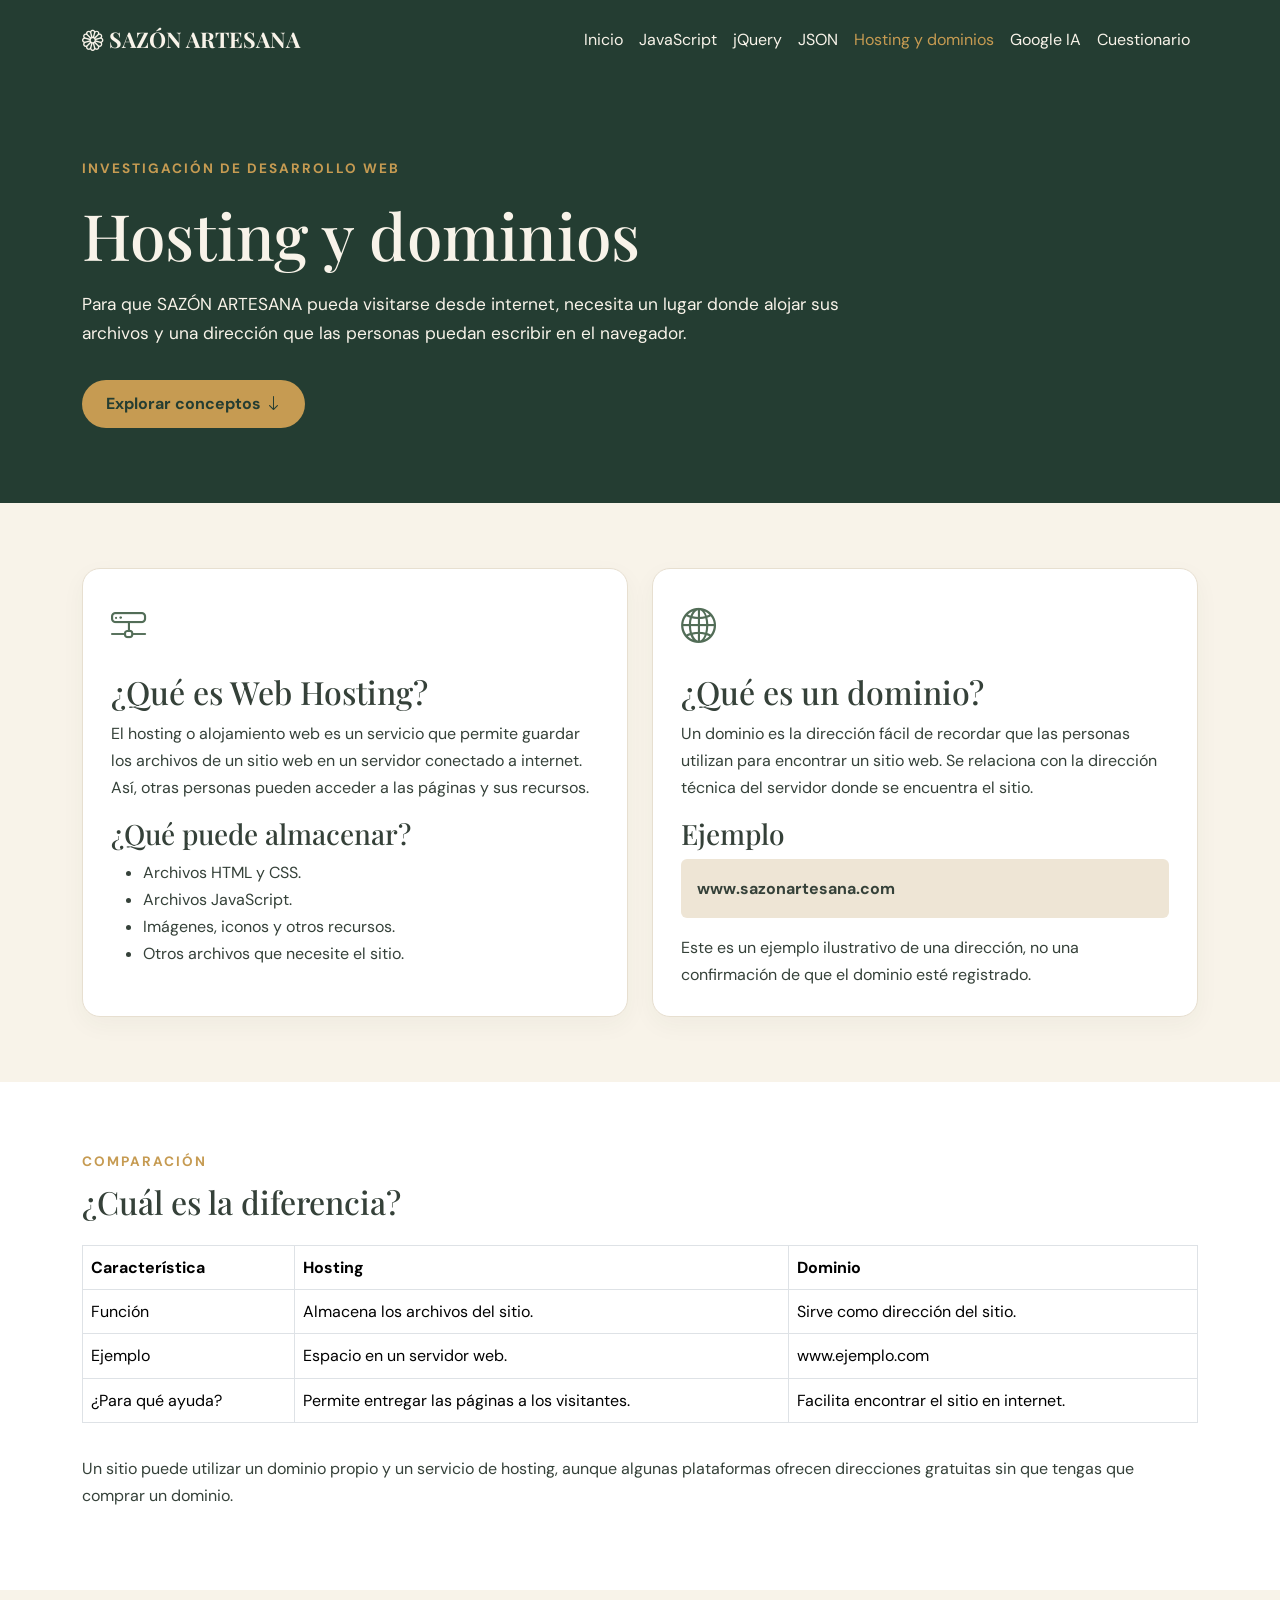
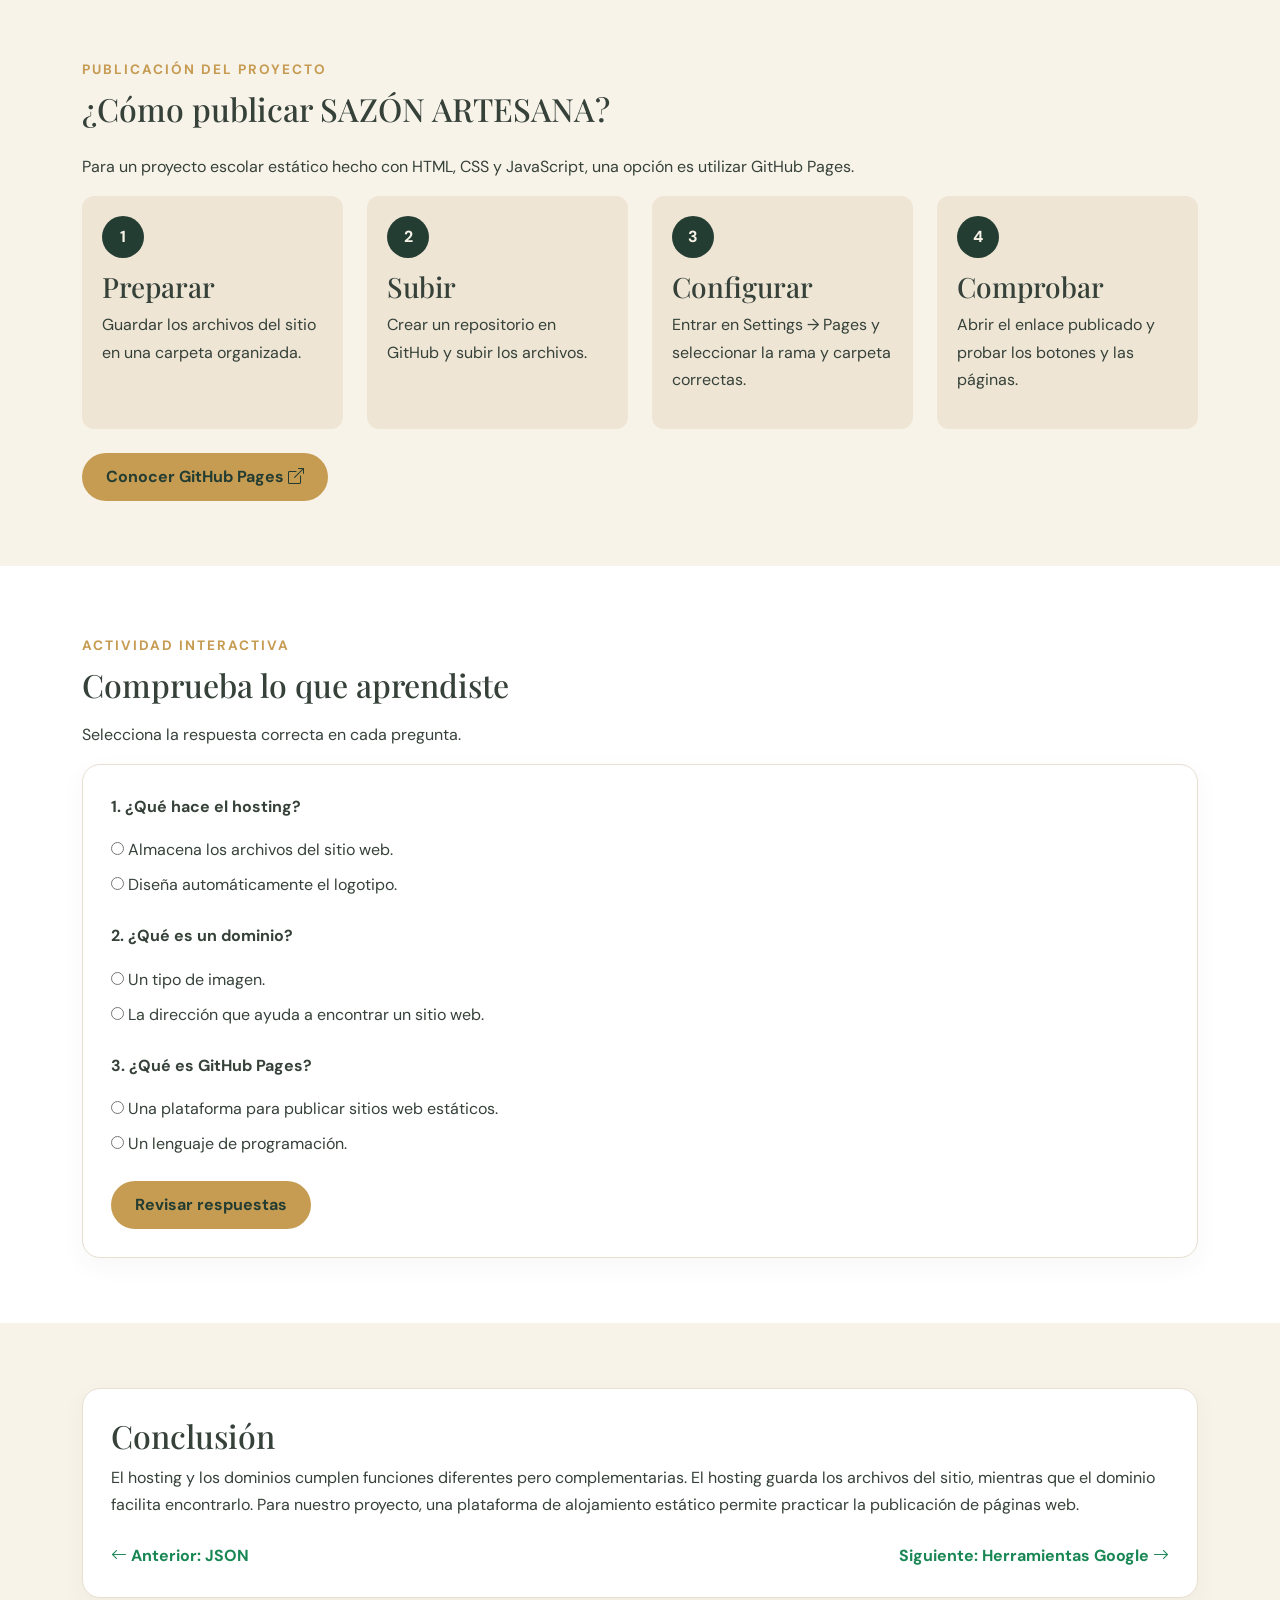
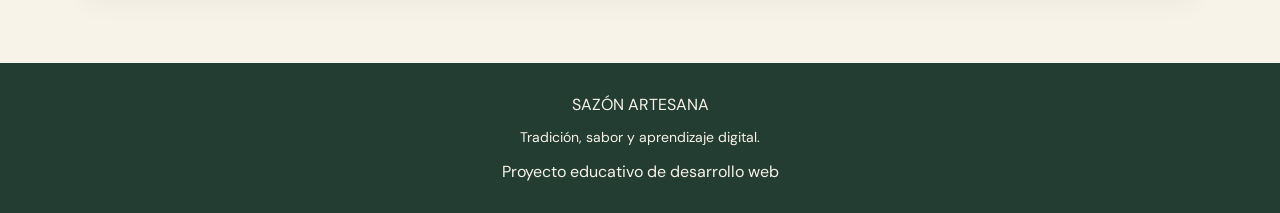
<file: hosting.html>
<!DOCTYPE html>
<html lang="es">
<head>
    <meta charset="UTF-8">
    <meta name="viewport" content="width=device-width, initial-scale=1.0">
    <title>Hosting y Dominios | SAZÓN ARTESANA</title>

    <link href="https://cdn.jsdelivr.net/npm/bootstrap@5.3.3/dist/css/bootstrap.min.css" rel="stylesheet">
    <link href="https://cdn.jsdelivr.net/npm/bootstrap-icons@1.11.3/font/bootstrap-icons.css" rel="stylesheet">
    <link href="https://fonts.googleapis.com/css2?family=DM+Sans:wght@400;500;600;700&family=Playfair+Display:wght@600;700&display=swap" rel="stylesheet">

    <style>
        :root {
            --verde: #243D32;
            --verde-claro: #526D57;
            --crema: #F8F3E9;
            --dorado: #C69B52;
            --texto: #354139;
            --blanco: #FFFFFF;
        }

        * {
            box-sizing: border-box;
        }

        html {
            scroll-behavior: smooth;
        }

        body {
            margin: 0;
            font-family: 'DM Sans', sans-serif;
            background: var(--crema);
            color: var(--texto);
            line-height: 1.7;
        }

        h1, h2, h3 {
            font-family: 'Playfair Display', serif;
        }

        .navbar {
            background: var(--verde);
            padding: 16px 0;
        }

        .navbar-brand {
            color: var(--crema);
            font-family: 'Playfair Display', serif;
            font-weight: bold;
            font-size: 1.35rem;
        }

        .navbar-brand:hover {
            color: var(--dorado);
        }

        .navbar .nav-link {
            color: var(--crema);
        }

        .navbar .nav-link:hover,
        .navbar .nav-link.active {
            color: var(--dorado);
        }

        .hero {
            background: var(--verde);
            color: var(--crema);
            padding: 75px 0;
        }

        .hero h1 {
            font-size: clamp(2.4rem, 5vw, 4rem);
        }

        .hero p {
            max-width: 760px;
            font-size: 1.08rem;
        }

        .etiqueta {
            color: var(--dorado);
            text-transform: uppercase;
            font-weight: 700;
            letter-spacing: 2px;
            font-size: .85rem;
        }

        .seccion {
            padding: 65px 0;
        }

        .tarjeta {
            background: var(--blanco);
            border: 1px solid #e7dfd0;
            border-radius: 18px;
            padding: 28px;
            height: 100%;
            box-shadow: 0 8px 24px #243d320b;
        }

        .icono {
            color: var(--verde-claro);
            font-size: 2.2rem;
        }

        .btn-sazon {
            background: var(--dorado);
            color: #243D32;
            padding: 12px 24px;
            border: 0;
            border-radius: 30px;
            font-weight: 700;
        }

        .btn-sazon:hover {
            background: #d8b575;
            color: #243D32;
        }

        .paso {
            background: #eee5d5;
            padding: 20px;
            border-radius: 12px;
            height: 100%;
        }

        .paso-numero {
            background: var(--verde);
            color: var(--crema);
            display: inline-flex;
            align-items: center;
            justify-content: center;
            width: 42px;
            height: 42px;
            border-radius: 50%;
            font-weight: bold;
            margin-bottom: 12px;
        }

        .resultado {
            display: none;
            margin-top: 20px;
            padding: 20px;
            background: #eaf1e7;
            border-left: 5px solid var(--verde-claro);
            border-radius: 10px;
        }

        .navegacion-paginas a {
            color: var(--verde);
            font-weight: 700;
            text-decoration: none;
        }

        .navegacion-paginas a:hover {
            text-decoration: underline;
        }

        footer {
            background: var(--verde);
            color: var(--crema);
            text-align: center;
            padding: 28px 0;
        }
    </style>
</head>

<body>

<nav class="navbar navbar-expand-lg navbar-dark">
    <div class="container">
        <a class="navbar-brand" href="index.html">
            <i class="bi bi-flower1"></i> SAZÓN ARTESANA
        </a>

        <button class="navbar-toggler" type="button"
                data-bs-toggle="collapse" data-bs-target="#menuNav"
                aria-controls="menuNav" aria-expanded="false"
                aria-label="Abrir navegación">
            <span class="navbar-toggler-icon"></span>
        </button>

        <div class="collapse navbar-collapse" id="menuNav">
            <ul class="navbar-nav ms-auto">
                <li class="nav-item"><a class="nav-link" href="index.html">Inicio</a></li>
                <li class="nav-item"><a class="nav-link" href="javascript.html">JavaScript</a></li>
                <li class="nav-item"><a class="nav-link" href="jquery.html">jQuery</a></li>
                <li class="nav-item"><a class="nav-link" href="json.html">JSON</a></li>
                <li class="nav-item"><a class="nav-link active" href="hosting.html">Hosting y dominios</a></li>
                <li class="nav-item"><a class="nav-link" href="google-tools.html">Google IA</a></li>
                <li class="nav-item"><a class="nav-link" href="cuestionario.html">Cuestionario</a></li>
            </ul>
        </div>
    </div>
</nav>

<header class="hero">
    <div class="container">
        <span class="etiqueta">Investigación de desarrollo web</span>
        <h1 class="mt-3 mb-3">Hosting y dominios</h1>
        <p>
            Para que SAZÓN ARTESANA pueda visitarse desde internet,
            necesita un lugar donde alojar sus archivos y una dirección
            que las personas puedan escribir en el navegador.
        </p>
        <a href="#conceptos" class="btn btn-sazon mt-3">
            Explorar conceptos <i class="bi bi-arrow-down"></i>
        </a>
    </div>
</header>

<main>
    <section class="seccion" id="conceptos">
        <div class="container">
            <div class="row g-4">
                <div class="col-lg-6">
                    <div class="tarjeta">
                        <i class="bi bi-hdd-network icono"></i>
                        <h2 class="mt-3">¿Qué es Web Hosting?</h2>
                        <p>
                            El hosting o alojamiento web es un servicio que
                            permite guardar los archivos de un sitio web en
                            un servidor conectado a internet. Así, otras
                            personas pueden acceder a las páginas y sus recursos.
                        </p>
                        <h3>¿Qué puede almacenar?</h3>
                        <ul>
                            <li>Archivos HTML y CSS.</li>
                            <li>Archivos JavaScript.</li>
                            <li>Imágenes, iconos y otros recursos.</li>
                            <li>Otros archivos que necesite el sitio.</li>
                        </ul>
                    </div>
                </div>

                <div class="col-lg-6">
                    <div class="tarjeta">
                        <i class="bi bi-globe2 icono"></i>
                        <h2 class="mt-3">¿Qué es un dominio?</h2>
                        <p>
                            Un dominio es la dirección fácil de recordar que
                            las personas utilizan para encontrar un sitio web.
                            Se relaciona con la dirección técnica del servidor
                            donde se encuentra el sitio.
                        </p>
                        <h3>Ejemplo</h3>
                        <div class="p-3 rounded" style="background:#eee5d5;">
                            <strong>www.sazonartesana.com</strong>
                        </div>
                        <p class="mt-3 mb-0">
                            Este es un ejemplo ilustrativo de una dirección,
                            no una confirmación de que el dominio esté registrado.
                        </p>
                    </div>
                </div>
            </div>
        </div>
    </section>

    <section class="seccion bg-white">
        <div class="container">
            <span class="etiqueta">Comparación</span>
            <h2 class="mt-2 mb-4">¿Cuál es la diferencia?</h2>

            <div class="table-responsive">
                <table class="table table-bordered align-middle">
                    <thead style="background:#243D32; color:#F8F3E9;">
                        <tr>
                            <th>Característica</th>
                            <th>Hosting</th>
                            <th>Dominio</th>
                        </tr>
                    </thead>
                    <tbody>
                        <tr>
                            <td>Función</td>
                            <td>Almacena los archivos del sitio.</td>
                            <td>Sirve como dirección del sitio.</td>
                        </tr>
                        <tr>
                            <td>Ejemplo</td>
                            <td>Espacio en un servidor web.</td>
                            <td>www.ejemplo.com</td>
                        </tr>
                        <tr>
                            <td>¿Para qué ayuda?</td>
                            <td>Permite entregar las páginas a los visitantes.</td>
                            <td>Facilita encontrar el sitio en internet.</td>
                        </tr>
                    </tbody>
                </table>
            </div>

            <p class="mt-3">
                Un sitio puede utilizar un dominio propio y un servicio de
                hosting, aunque algunas plataformas ofrecen direcciones
                gratuitas sin que tengas que comprar un dominio.
            </p>
        </div>
    </section>

    <section class="seccion">
        <div class="container">
            <span class="etiqueta">Publicación del proyecto</span>
            <h2 class="mt-2 mb-4">¿Cómo publicar SAZÓN ARTESANA?</h2>
            <p>
                Para un proyecto escolar estático hecho con HTML, CSS y
                JavaScript, una opción es utilizar GitHub Pages.
            </p>

            <div class="row g-4">
                <div class="col-md-6 col-lg-3">
                    <div class="paso">
                        <div class="paso-numero">1</div>
                        <h3>Preparar</h3>
                        <p>Guardar los archivos del sitio en una carpeta organizada.</p>
                    </div>
                </div>

                <div class="col-md-6 col-lg-3">
                    <div class="paso">
                        <div class="paso-numero">2</div>
                        <h3>Subir</h3>
                        <p>Crear un repositorio en GitHub y subir los archivos.</p>
                    </div>
                </div>

                <div class="col-md-6 col-lg-3">
                    <div class="paso">
                        <div class="paso-numero">3</div>
                        <h3>Configurar</h3>
                        <p>Entrar en Settings → Pages y seleccionar la rama y carpeta correctas.</p>
                    </div>
                </div>

                <div class="col-md-6 col-lg-3">
                    <div class="paso">
                        <div class="paso-numero">4</div>
                        <h3>Comprobar</h3>
                        <p>Abrir el enlace publicado y probar los botones y las páginas.</p>
                    </div>
                </div>
            </div>

            <div class="mt-4">
                <a class="btn btn-sazon"
                   href="https://pages.github.com/"
                   target="_blank" rel="noopener noreferrer">
                    Conocer GitHub Pages <i class="bi bi-box-arrow-up-right"></i>
                </a>
            </div>
        </div>
    </section>

    <section class="seccion bg-white">
        <div class="container">
            <span class="etiqueta">Actividad interactiva</span>
            <h2 class="mt-2 mb-3">Comprueba lo que aprendiste</h2>
            <p>Selecciona la respuesta correcta en cada pregunta.</p>

            <div class="tarjeta">
                <form id="formulario">
                    <div class="mb-4">
                        <p><strong>1. ¿Qué hace el hosting?</strong></p>
                        <label class="d-block mb-2">
                            <input type="radio" name="p1" value="a" required>
                            Almacena los archivos del sitio web.
                        </label>
                        <label class="d-block mb-2">
                            <input type="radio" name="p1" value="b">
                            Diseña automáticamente el logotipo.
                        </label>
                    </div>

                    <div class="mb-4">
                        <p><strong>2. ¿Qué es un dominio?</strong></p>
                        <label class="d-block mb-2">
                            <input type="radio" name="p2" value="a" required>
                            Un tipo de imagen.
                        </label>
                        <label class="d-block mb-2">
                            <input type="radio" name="p2" value="b">
                            La dirección que ayuda a encontrar un sitio web.
                        </label>
                    </div>

                    <div class="mb-4">
                        <p><strong>3. ¿Qué es GitHub Pages?</strong></p>
                        <label class="d-block mb-2">
                            <input type="radio" name="p3" value="a" required>
                            Una plataforma para publicar sitios web estáticos.
                        </label>
                        <label class="d-block mb-2">
                            <input type="radio" name="p3" value="b">
                            Un lenguaje de programación.
                        </label>
                    </div>

                    <button class="btn btn-sazon" type="submit">
                        Revisar respuestas
                    </button>
                </form>

                <div class="resultado" id="resultadoQuiz" aria-live="polite"></div>
            </div>
        </div>
    </section>

    <section class="seccion">
        <div class="container">
            <div class="tarjeta">
                <h2>Conclusión</h2>
                <p>
                    El hosting y los dominios cumplen funciones diferentes
                    pero complementarias. El hosting guarda los archivos
                    del sitio, mientras que el dominio facilita encontrarlo.
                    Para nuestro proyecto, una plataforma de alojamiento
                    estático permite practicar la publicación de páginas web.
                </p>

                <div class="d-flex flex-wrap justify-content-between gap-3 mt-4">
                    <a href="json.html" class="text-success fw-bold text-decoration-none">
                        <i class="bi bi-arrow-left"></i> Anterior: JSON
                    </a>
                    <a href="google-tools.html" class="text-success fw-bold text-decoration-none">
                        Siguiente: Herramientas Google <i class="bi bi-arrow-right"></i>
                    </a>
                </div>
            </div>
        </div>
    </section>
</main>

<footer>
    <div class="container">
        <p class="mb-1">SAZÓN ARTESANA</p>
        <small>Tradición, sabor y aprendizaje digital.</small>
        <p class="mb-0 mt-2">Proyecto educativo de desarrollo web</p>
    </div>
</footer>

<script src="https://cdn.jsdelivr.net/npm/bootstrap@5.3.3/dist/js/bootstrap.bundle.min.js"></script>

<script>
    const formulario = document.getElementById("formulario");
    const resultadoQuiz = document.getElementById("resultadoQuiz");

    formulario.addEventListener("submit", function(evento) {
        evento.preventDefault();

        const respuestas = {
            p1: "a",
            p2: "b",
            p3: "a"
        };

        const datos = new FormData(formulario);
        let puntos = 0;

        for (const pregunta in respuestas) {
            if (datos.get(pregunta) === respuestas[pregunta]) {
                puntos++;
            }
        }

        let mensaje;

        if (puntos === 3) {
            mensaje = "¡Excelente! Comprendiste los conceptos.";
        } else if (puntos === 2) {
            mensaje = "¡Buen trabajo! Repasa la pregunta que fallaste.";
        } else {
            mensaje = "Sigue practicando y vuelve a intentarlo.";
        }

        resultadoQuiz.innerHTML = `
            <h3>Resultado: ${puntos}/3</h3>
            <p class="mb-0">${mensaje}</p>
        `;

        resultadoQuiz.style.display = "block";
    });
</script>

</body>
</html>
</file>
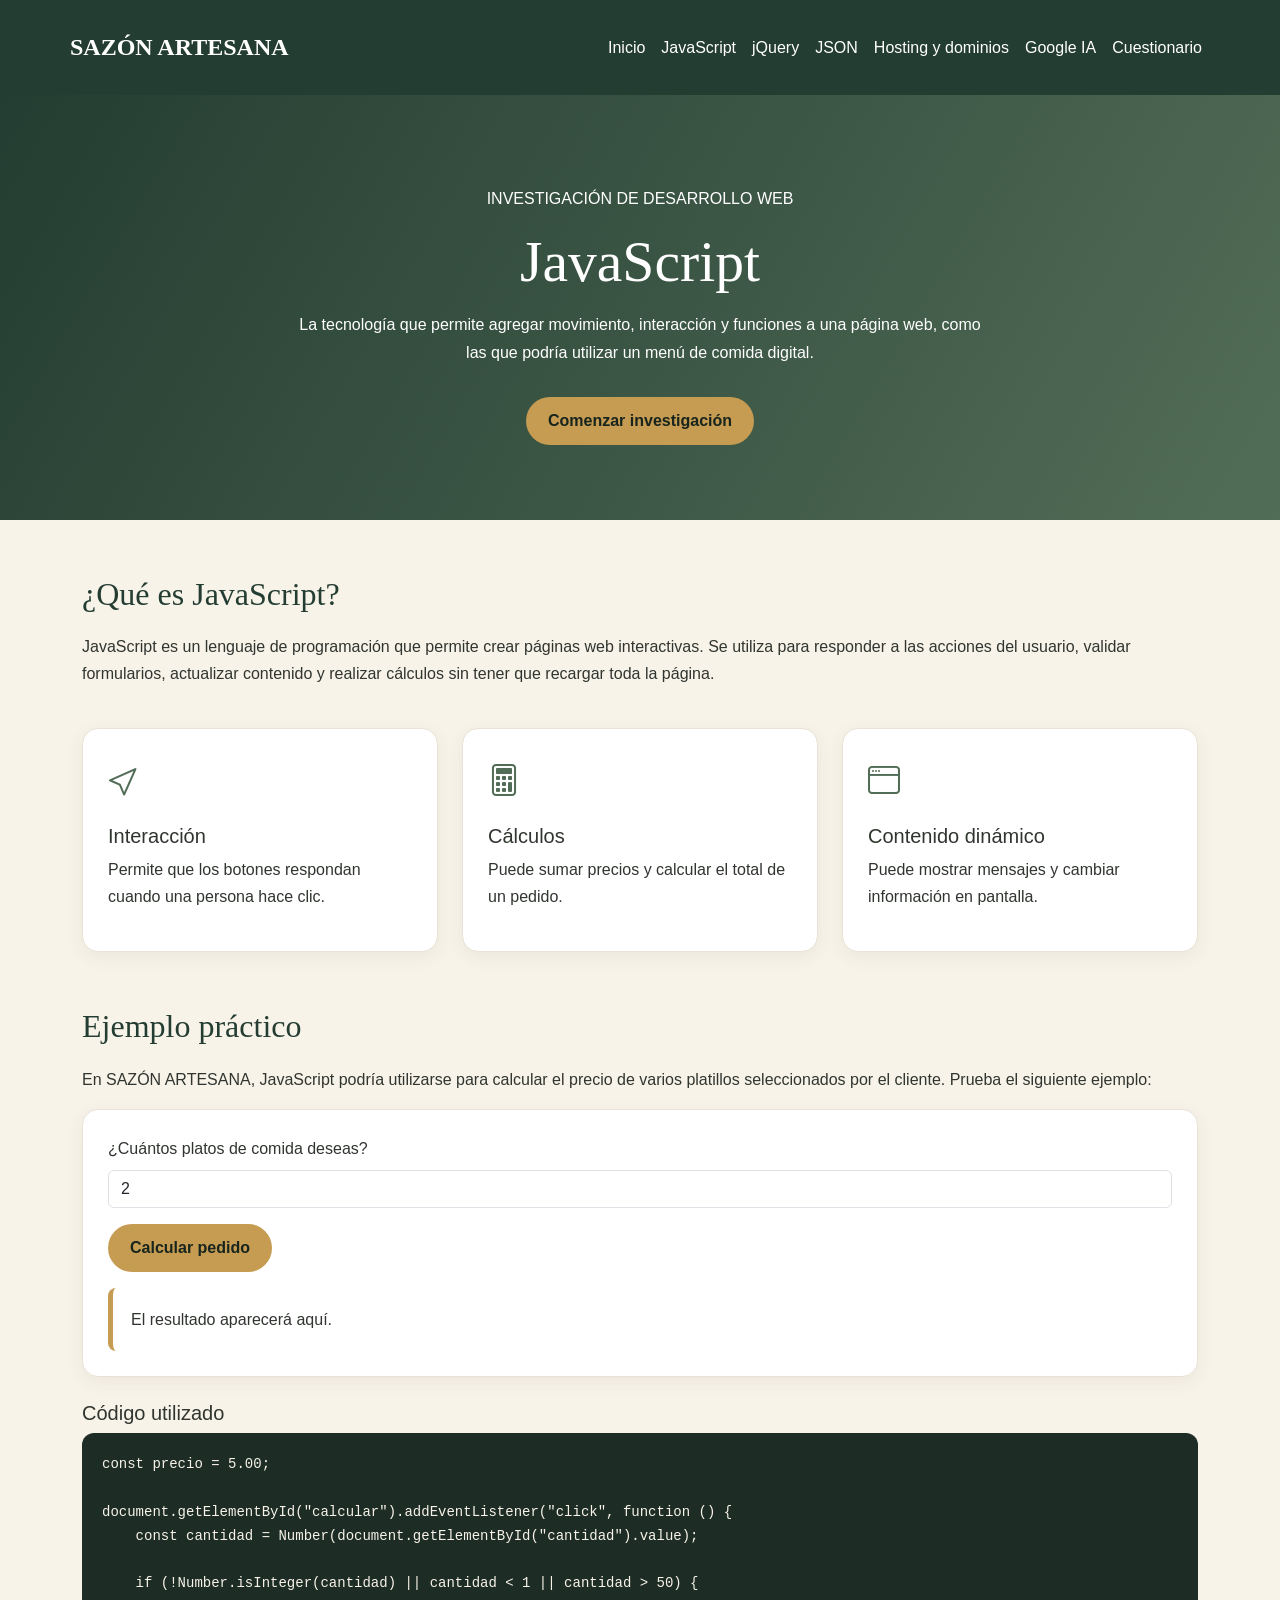
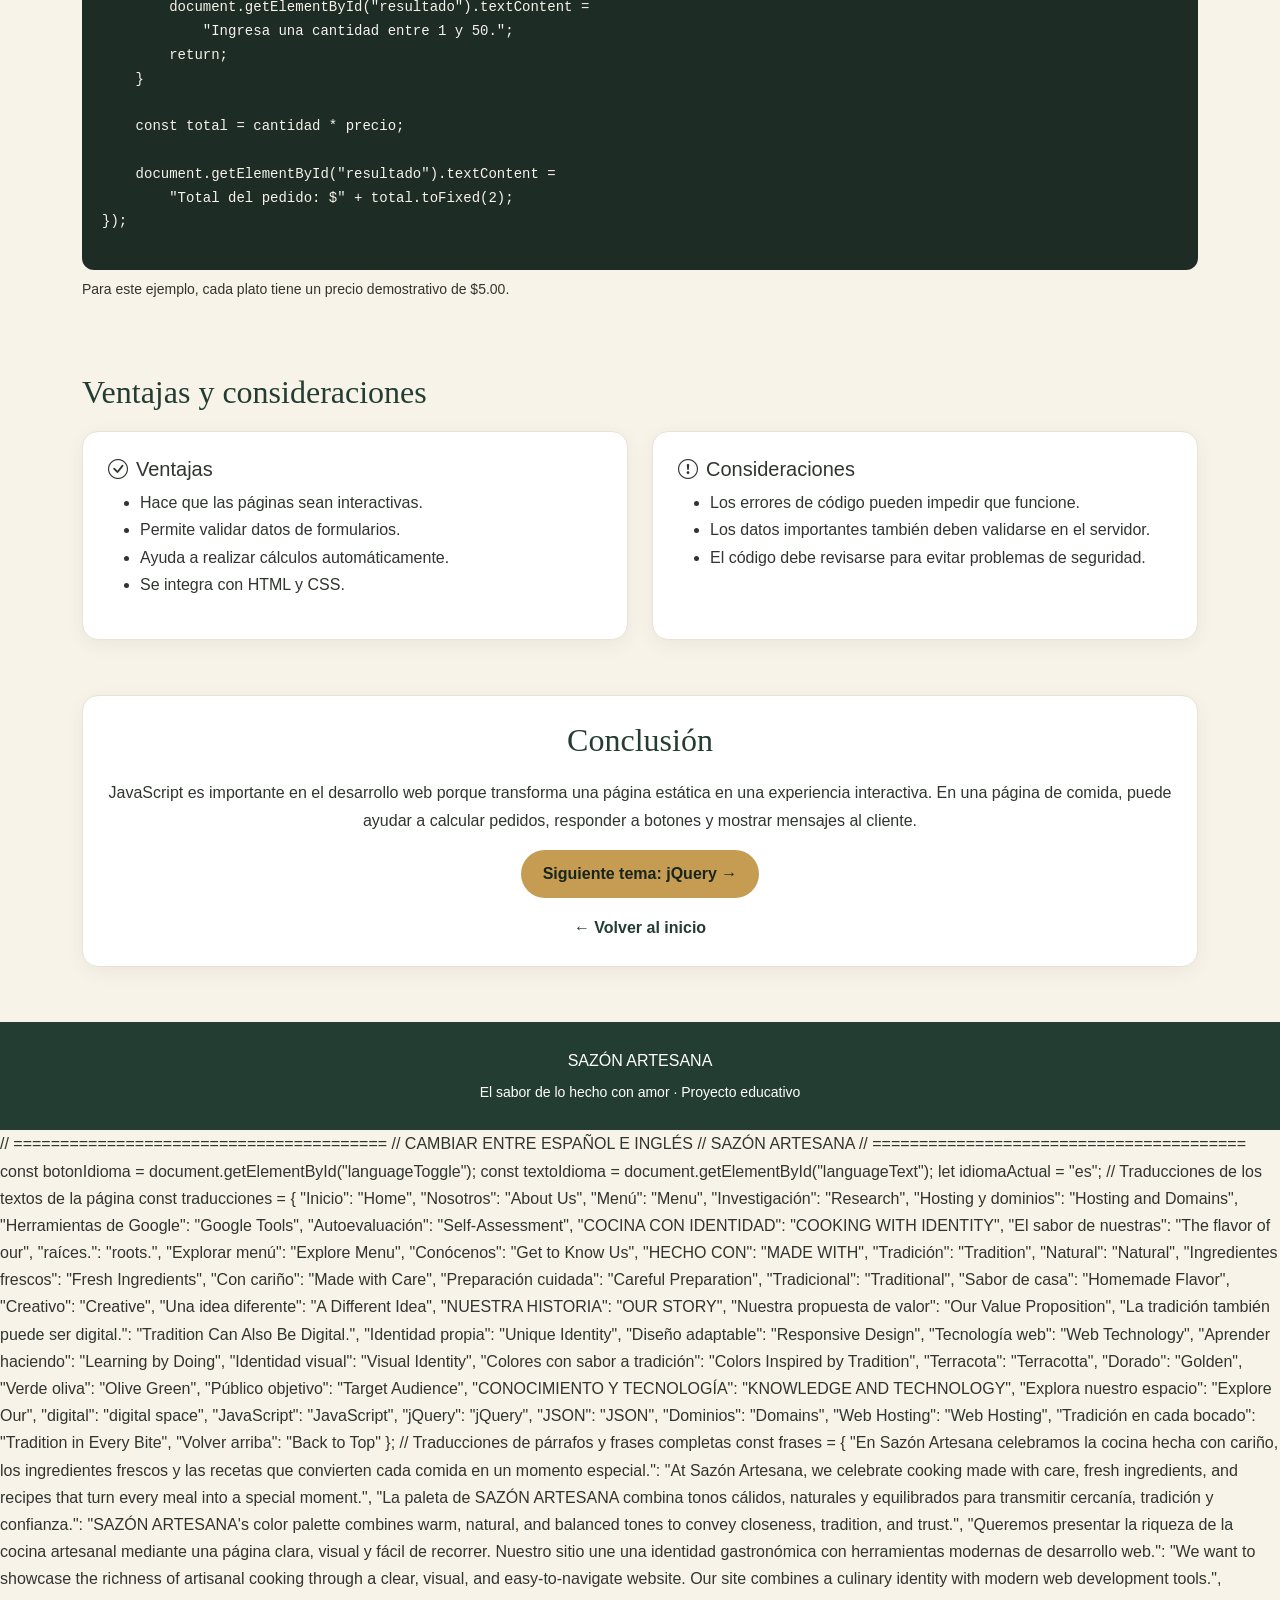
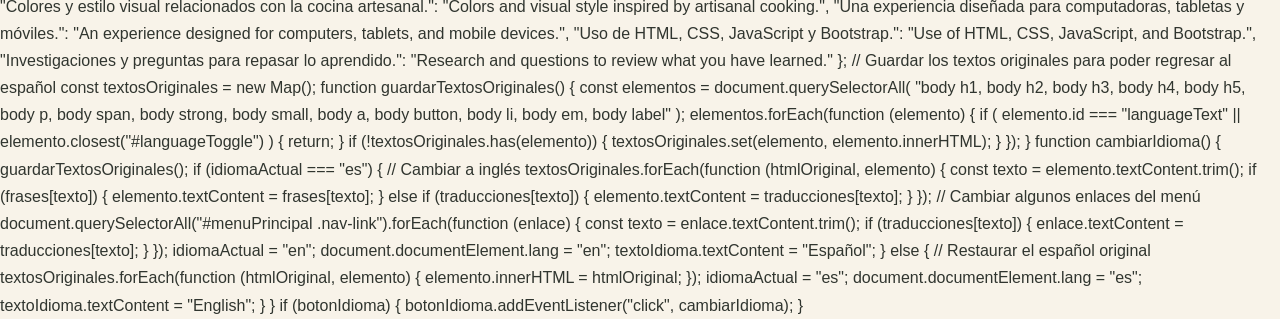
<file: javascript.html>
<!DOCTYPE html>
<html lang="es">
<head>
    <meta charset="UTF-8">
    <meta name="viewport" content="width=device-width, initial-scale=1.0">
    <title>JavaScript | SAZÓN ARTESANA</title>

    <link href="https://cdn.jsdelivr.net/npm/bootstrap@5.3.3/dist/css/bootstrap.min.css" rel="stylesheet">
    <link rel="stylesheet" href="https://cdn.jsdelivr.net/npm/bootstrap-icons@1.11.3/font/bootstrap-icons.min.css">

    <style>
        :root {
            --verde: #243D32;
            --verde-claro: #526D57;
            --crema: #F8F3E9;
            --dorado: #C69B52;
        }

        * { box-sizing: border-box; }

        html { scroll-behavior: smooth; }

        body {
            margin: 0;
            background: var(--crema);
            color: #30352F;
            font-family: Arial, sans-serif;
            line-height: 1.7;
        }

        header {
            background: var(--verde);
            color: white;
            padding: 18px 0;
        }

        .marca {
            color: white;
            text-decoration: none;
            font-family: Georgia, serif;
            font-size: 1.5rem;
            font-weight: bold;
        }

        .navbar-nav .nav-link {
            color: white;
            padding: 8px 12px;
        }

        .navbar-nav .nav-link:hover { color: #E7C98F; }

        .portada {
            background: linear-gradient(120deg, #243D32, #526D57);
            color: white;
            padding: 75px 20px;
            text-align: center;
        }

        .portada h1 {
            font-family: Georgia, serif;
            font-size: clamp(2.2rem, 5vw, 3.6rem);
        }

        .portada p {
            max-width: 700px;
            margin: 15px auto;
        }

        .btn-dorado {
            background: var(--dorado);
            color: #18251D;
            border: none;
            padding: 12px 22px;
            border-radius: 30px;
            font-weight: bold;
        }

        .btn-dorado:hover {
            background: #E0B96F;
            color: #18251D;
        }

        .seccion { padding: 55px 0; }

        .titulo {
            color: var(--verde);
            font-family: Georgia, serif;
            margin-bottom: 20px;
        }

        .tarjeta {
            background: white;
            padding: 25px;
            border-radius: 16px;
            height: 100%;
            box-shadow: 0 5px 18px #243d3210;
            border: 1px solid #E9E2D5;
        }

        .icono {
            font-size: 2rem;
            color: var(--verde-claro);
        }

        .ejemplo {
            background: #1D2C25;
            color: #F8F3E9;
            padding: 20px;
            border-radius: 12px;
            overflow-x: auto;
        }

        .resultado {
            background: white;
            border-left: 5px solid var(--dorado);
            padding: 18px;
            border-radius: 8px;
            min-height: 60px;
        }

        footer {
            background: var(--verde);
            color: white;
            padding: 25px 10px;
            text-align: center;
        }

        .regresar {
            color: var(--verde);
            font-weight: bold;
            text-decoration: none;
        }

        .regresar:hover { color: var(--dorado); }

        @media (max-width: 600px) {
            .portada { padding: 50px 18px; }
        }
    </style>
</head>

<body>

<header>
    <nav class="navbar navbar-expand-lg navbar-dark container">
        <a class="marca" href="index.html"> SAZÓN ARTESANA</a>

        <button class="navbar-toggler" type="button"
                data-bs-toggle="collapse" data-bs-target="#menuPrincipal"
                aria-controls="menuPrincipal" aria-expanded="false"
                aria-label="Abrir menú">
            <span class="navbar-toggler-icon"></span>
        </button>

        <div class="collapse navbar-collapse" id="menuPrincipal">
            <ul class="navbar-nav ms-auto">
                <li class="nav-item"><a class="nav-link" href="index.html">Inicio</a></li>
                <li class="nav-item"><a class="nav-link" href="javascript.html">JavaScript</a></li>
                <li class="nav-item"><a class="nav-link" href="jquery.html">jQuery</a></li>
                <li class="nav-item"><a class="nav-link" href="json.html">JSON</a></li>
                <li class="nav-item"><a class="nav-link" href="hosting.html">Hosting y dominios</a></li>
                <li class="nav-item"><a class="nav-link" href="google-tools.html">Google IA</a></li>
                <li class="nav-item"><a class="nav-link" href="cuestionario.html">Cuestionario</a></li>
            </ul>
        </div>
    </nav>
</header>

<section class="portada">
    <div class="container">
        <p class="text-uppercase">Investigación de desarrollo web</p>
        <h1>JavaScript</h1>
        <p>
            La tecnología que permite agregar movimiento, interacción
            y funciones a una página web, como las que podría utilizar
            un menú de comida digital.
        </p>
        <a href="#contenido" class="btn btn-dorado mt-3">Comenzar investigación</a>
    </div>
</section>

<main id="contenido" class="container">

    <section class="seccion">
        <h2 class="titulo">¿Qué es JavaScript?</h2>
        <p>
            JavaScript es un lenguaje de programación que permite crear
            páginas web interactivas. Se utiliza para responder a las
            acciones del usuario, validar formularios, actualizar contenido
            y realizar cálculos sin tener que recargar toda la página.
        </p>

        <div class="row g-4 mt-2">
            <div class="col-md-4">
                <article class="tarjeta">
                    <i class="bi bi-cursor icono"></i>
                    <h3 class="h5 mt-3">Interacción</h3>
                    <p>Permite que los botones respondan cuando una persona hace clic.</p>
                </article>
            </div>

            <div class="col-md-4">
                <article class="tarjeta">
                    <i class="bi bi-calculator icono"></i>
                    <h3 class="h5 mt-3">Cálculos</h3>
                    <p>Puede sumar precios y calcular el total de un pedido.</p>
                </article>
            </div>

            <div class="col-md-4">
                <article class="tarjeta">
                    <i class="bi bi-window icono"></i>
                    <h3 class="h5 mt-3">Contenido dinámico</h3>
                    <p>Puede mostrar mensajes y cambiar información en pantalla.</p>
                </article>
            </div>
        </div>
    </section>

    <section class="seccion pt-0">
        <h2 class="titulo">Ejemplo práctico</h2>
        <p>
            En SAZÓN ARTESANA, JavaScript podría utilizarse para calcular
            el precio de varios platillos seleccionados por el cliente.
            Prueba el siguiente ejemplo:
        </p>

        <div class="tarjeta">
            <label for="cantidad" class="form-label">
                ¿Cuántos platos de comida deseas?
            </label>

            <input type="number" id="cantidad" class="form-control mb-3"
                   min="1" max="50" value="2">

            <button class="btn btn-dorado" id="calcular">
                Calcular pedido
            </button>

            <div class="resultado mt-3" id="resultado" aria-live="polite">
                El resultado aparecerá aquí.
            </div>
        </div>

        <h3 class="h5 mt-4">Código utilizado</h3>
        <div class="ejemplo">
<pre><code>const precio = 5.00;

document.getElementById("calcular").addEventListener("click", function () {
    const cantidad = Number(document.getElementById("cantidad").value);

    if (!Number.isInteger(cantidad) || cantidad &lt; 1 || cantidad &gt; 50) {
        document.getElementById("resultado").textContent =
            "Ingresa una cantidad entre 1 y 50.";
        return;
    }

    const total = cantidad * precio;

    document.getElementById("resultado").textContent =
        "Total del pedido: $" + total.toFixed(2);
});</code></pre>
        </div>
        <p class="small mt-2">
            Para este ejemplo, cada plato tiene un precio demostrativo de $5.00.
        </p>
    </section>

    <section class="seccion pt-0">
        <h2 class="titulo">Ventajas y consideraciones</h2>

        <div class="row g-4">
            <div class="col-md-6">
                <article class="tarjeta">
                    <h3 class="h5"><i class="bi bi-check-circle me-2"></i>Ventajas</h3>
                    <ul>
                        <li>Hace que las páginas sean interactivas.</li>
                        <li>Permite validar datos de formularios.</li>
                        <li>Ayuda a realizar cálculos automáticamente.</li>
                        <li>Se integra con HTML y CSS.</li>
                    </ul>
                </article>
            </div>

            <div class="col-md-6">
                <article class="tarjeta">
                    <h3 class="h5"><i class="bi bi-exclamation-circle me-2"></i>Consideraciones</h3>
                    <ul>
                        <li>Los errores de código pueden impedir que funcione.</li>
                        <li>Los datos importantes también deben validarse en el servidor.</li>
                        <li>El código debe revisarse para evitar problemas de seguridad.</li>
                    </ul>
                </article>
            </div>
        </div>
    </section>

    <section class="seccion pt-0">
        <div class="tarjeta text-center">
            <h2 class="titulo">Conclusión</h2>
            <p>
                JavaScript es importante en el desarrollo web porque transforma
                una página estática en una experiencia interactiva. En una página
                de comida, puede ayudar a calcular pedidos, responder a botones
                y mostrar mensajes al cliente.
            </p>
            <a href="jquery.html" class="btn btn-dorado">Siguiente tema: jQuery →</a>
            <p class="mt-3 mb-0">
                <a class="regresar" href="index.html">← Volver al inicio</a>
            </p>
        </div>
    </section>

</main>

<footer>
    <p class="mb-1">SAZÓN ARTESANA</p>
    <small>El sabor de lo hecho con amor · Proyecto educativo</small>
</footer>

<script src="https://cdn.jsdelivr.net/npm/bootstrap@5.3.3/dist/js/bootstrap.bundle.min.js"></script>

<script>
    document.getElementById("calcular").addEventListener("click", function () {
        const entrada = document.getElementById("cantidad");
        const resultado = document.getElementById("resultado");
        const cantidad = Number(entrada.value);
        const precio = 5.00;

        if (!Number.isInteger(cantidad) || cantidad < 1 || cantidad > 50) {
            resultado.textContent = "Ingresa una cantidad entre 1 y 50.";
            return;
        }

        resultado.textContent =
            "Tu pedido es de " + cantidad + " plato(s). Total: $" +
            (cantidad * precio).toFixed(2);
    });
</script>

</body>
// ========================================
// CAMBIAR ENTRE ESPAÑOL E INGLÉS
// SAZÓN ARTESANA
// ========================================

const botonIdioma = document.getElementById("languageToggle");
const textoIdioma = document.getElementById("languageText");

let idiomaActual = "es";

// Traducciones de los textos de la página
const traducciones = {
    "Inicio": "Home",
    "Nosotros": "About Us",
    "Menú": "Menu",
    "Investigación": "Research",
    "Hosting y dominios": "Hosting and Domains",
    "Herramientas de Google": "Google Tools",
    "Autoevaluación": "Self-Assessment",

    "COCINA CON IDENTIDAD": "COOKING WITH IDENTITY",
    "El sabor de nuestras": "The flavor of our",
    "raíces.": "roots.",
    "Explorar menú": "Explore Menu",
    "Conócenos": "Get to Know Us",
    "HECHO CON": "MADE WITH",
    "Tradición": "Tradition",

    "Natural": "Natural",
    "Ingredientes frescos": "Fresh Ingredients",
    "Con cariño": "Made with Care",
    "Preparación cuidada": "Careful Preparation",
    "Tradicional": "Traditional",
    "Sabor de casa": "Homemade Flavor",
    "Creativo": "Creative",
    "Una idea diferente": "A Different Idea",

    "NUESTRA HISTORIA": "OUR STORY",
    "Nuestra propuesta de valor": "Our Value Proposition",
    "La tradición también puede ser digital.": "Tradition Can Also Be Digital.",
    "Identidad propia": "Unique Identity",
    "Diseño adaptable": "Responsive Design",
    "Tecnología web": "Web Technology",
    "Aprender haciendo": "Learning by Doing",

    "Identidad visual": "Visual Identity",
    "Colores con sabor a tradición": "Colors Inspired by Tradition",
    "Terracota": "Terracotta",
    "Dorado": "Golden",
    "Verde oliva": "Olive Green",

    "Público objetivo": "Target Audience",
    "CONOCIMIENTO Y TECNOLOGÍA": "KNOWLEDGE AND TECHNOLOGY",
    "Explora nuestro espacio": "Explore Our",
    "digital": "digital space",

    "JavaScript": "JavaScript",
    "jQuery": "jQuery",
    "JSON": "JSON",
    "Dominios": "Domains",
    "Web Hosting": "Web Hosting",

    "Tradición en cada bocado": "Tradition in Every Bite",
    "Volver arriba": "Back to Top"
};

// Traducciones de párrafos y frases completas
const frases = {
    "En Sazón Artesana celebramos la cocina hecha con cariño, los ingredientes frescos y las recetas que convierten cada comida en un momento especial.":
    "At Sazón Artesana, we celebrate cooking made with care, fresh ingredients, and recipes that turn every meal into a special moment.",

    "La paleta de SAZÓN ARTESANA combina tonos cálidos, naturales y equilibrados para transmitir cercanía, tradición y confianza.":
    "SAZÓN ARTESANA's color palette combines warm, natural, and balanced tones to convey closeness, tradition, and trust.",

    "Queremos presentar la riqueza de la cocina artesanal mediante una página clara, visual y fácil de recorrer. Nuestro sitio une una identidad gastronómica con herramientas modernas de desarrollo web.":
    "We want to showcase the richness of artisanal cooking through a clear, visual, and easy-to-navigate website. Our site combines a culinary identity with modern web development tools.",

    "Colores y estilo visual relacionados con la cocina artesanal.":
    "Colors and visual style inspired by artisanal cooking.",

    "Una experiencia diseñada para computadoras, tabletas y móviles.":
    "An experience designed for computers, tablets, and mobile devices.",

    "Uso de HTML, CSS, JavaScript y Bootstrap.":
    "Use of HTML, CSS, JavaScript, and Bootstrap.",

    "Investigaciones y preguntas para repasar lo aprendido.":
    "Research and questions to review what you have learned."
};

// Guardar los textos originales para poder regresar al español
const textosOriginales = new Map();

function guardarTextosOriginales() {
    const elementos = document.querySelectorAll(
        "body h1, body h2, body h3, body h4, body h5, body p, body span, body strong, body small, body a, body button, body li, body em, body label"
    );

    elementos.forEach(function (elemento) {
        if (
            elemento.id === "languageText" ||
            elemento.closest("#languageToggle")
        ) {
            return;
        }

        if (!textosOriginales.has(elemento)) {
            textosOriginales.set(elemento, elemento.innerHTML);
        }
    });
}

function cambiarIdioma() {
    guardarTextosOriginales();

    if (idiomaActual === "es") {
        // Cambiar a inglés
        textosOriginales.forEach(function (htmlOriginal, elemento) {
            const texto = elemento.textContent.trim();

            if (frases[texto]) {
                elemento.textContent = frases[texto];
            } else if (traducciones[texto]) {
                elemento.textContent = traducciones[texto];
            }
        });

        // Cambiar algunos enlaces del menú
        document.querySelectorAll("#menuPrincipal .nav-link").forEach(function (enlace) {
            const texto = enlace.textContent.trim();

            if (traducciones[texto]) {
                enlace.textContent = traducciones[texto];
            }
        });

        idiomaActual = "en";
        document.documentElement.lang = "en";
        textoIdioma.textContent = "Español";

    } else {
        // Restaurar el español original
        textosOriginales.forEach(function (htmlOriginal, elemento) {
            elemento.innerHTML = htmlOriginal;
        });

        idiomaActual = "es";
        document.documentElement.lang = "es";
        textoIdioma.textContent = "English";
    }
}

if (botonIdioma) {
    botonIdioma.addEventListener("click", cambiarIdioma);
}
</html><script>
(() => {
    const boton = document.getElementById("languageToggle");
    const textoBoton = document.getElementById("languageText");

    if (!boton || !textoBoton) return;

    const traducciones = {
        "Inicio": "Home",
        "Nosotros": "About Us",
        "Menú": "Menu",
        "Nuestro menú": "Our Menu",
        "Galería": "Gallery",
        "Contacto": "Contact",
        "Nuestra historia": "Our Story",
        "Nuestra propuesta de valor": "Our Value Proposition",
        "Identidad visual": "Visual Identity",
        "Colores con sabor a tradición": "Colors Inspired by Tradition",
        "Explorar las tecnologías": "Explore the Technologies",
        "Identidad propia": "Unique Identity",
        "Diseño adaptable": "Responsive Design",
        "Tecnología web": "Web Technology",
        "Aprender haciendo": "Learning by Doing",
        "Volver arriba": "Back to Top",
        "Proyecto educativo.": "Educational Project."
    };

    let idioma = "es";
    const originales = new Map();

    function cambiarIdioma() {
        const recorrido = document.createTreeWalker(
            document.body,
            NodeFilter.SHOW_TEXT
        );

        const nodos = [];
        let nodo;

        while ((nodo = recorrido.nextNode())) {
            if (nodo.parentElement.closest(
                "script, style, noscript, textarea, input, select, option"
            )) continue;

            nodos.push(nodo);
        }

        idioma = idioma === "es" ? "en" : "es";

        nodos.forEach(n => {
            if (!originales.has(n)) {
                originales.set(n, n.nodeValue);
            }

            const original = originales.get(n);
            const limpio = original.trim();

            if (idioma === "en" && traducciones[limpio]) {
                n.nodeValue = original.replace(limpio, traducciones[limpio]);
            } else if (idioma === "es") {
                n.nodeValue = original;
            }
        });

        textoBoton.textContent = idioma === "es" ? "English" : "Español";
        document.documentElement.lang = idioma;
    }

    boton.addEventListener("click", cambiarIdioma);
})();
</script>
</file>
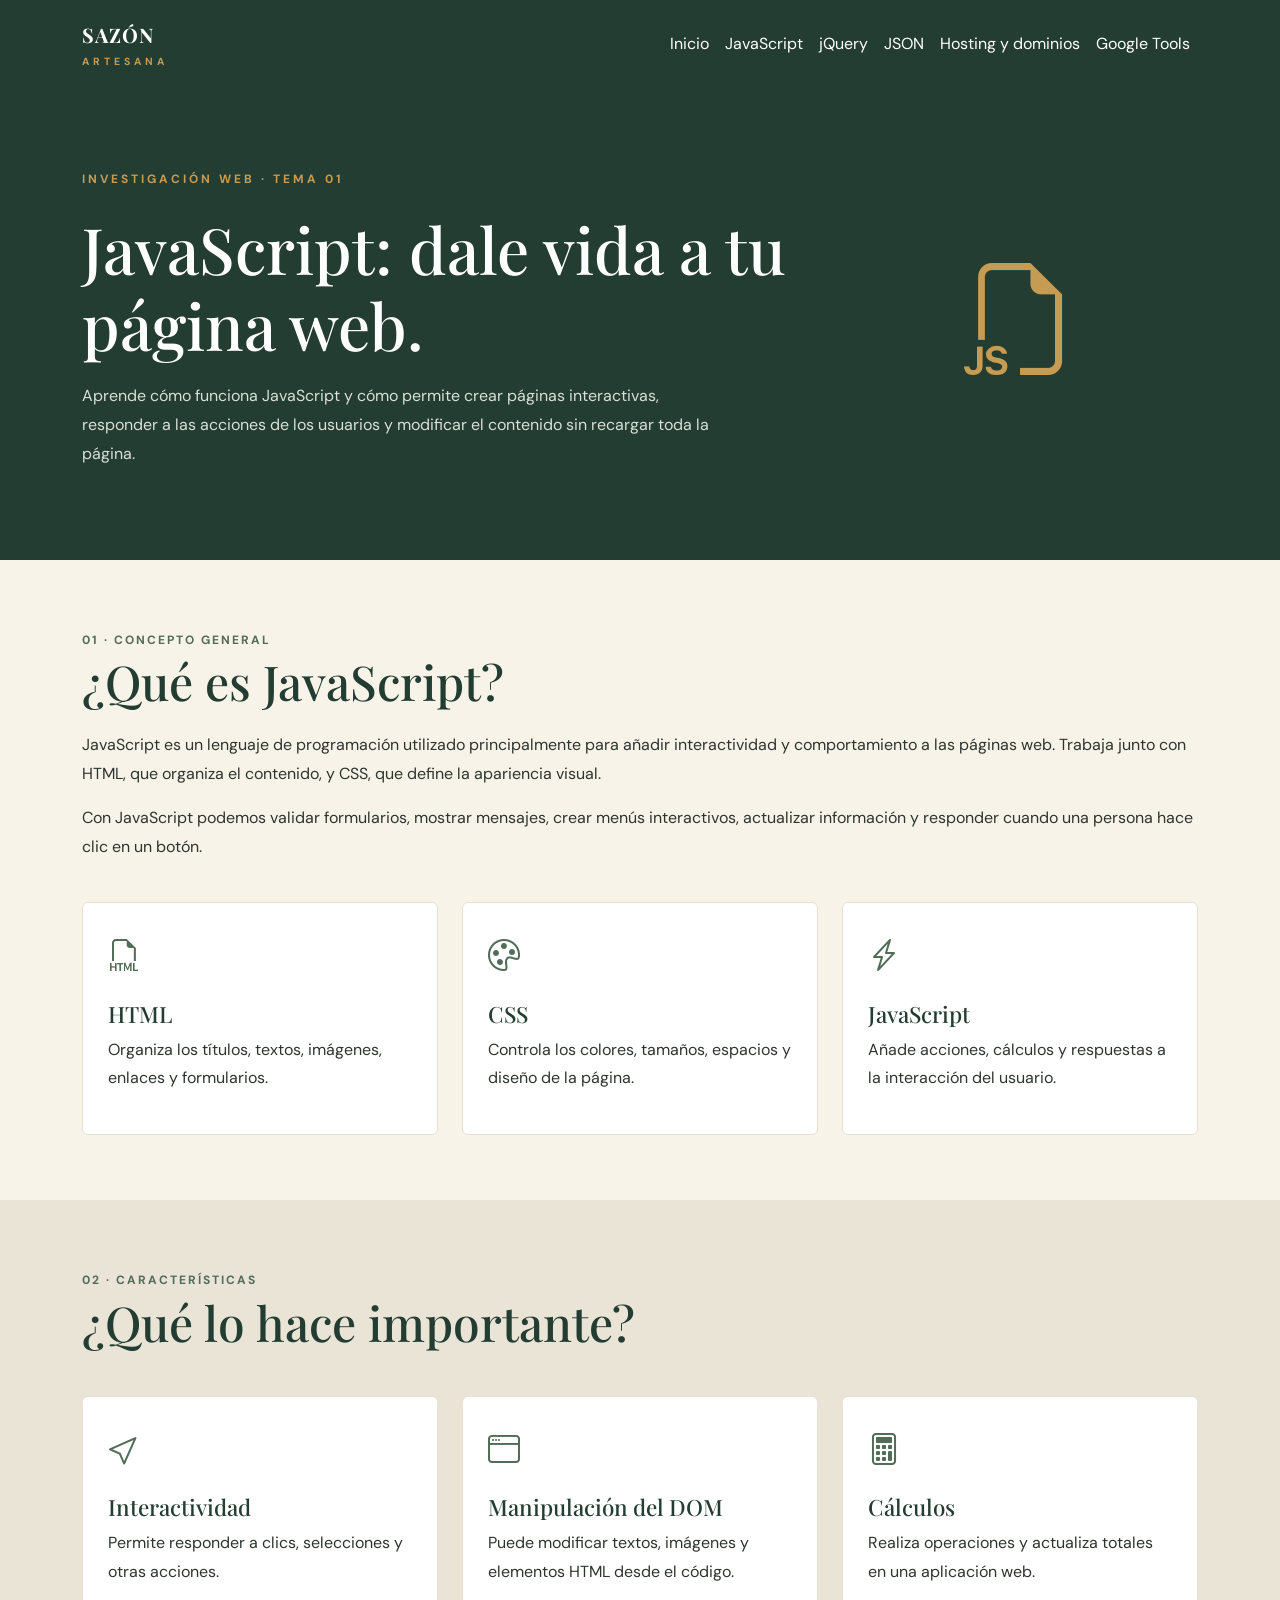
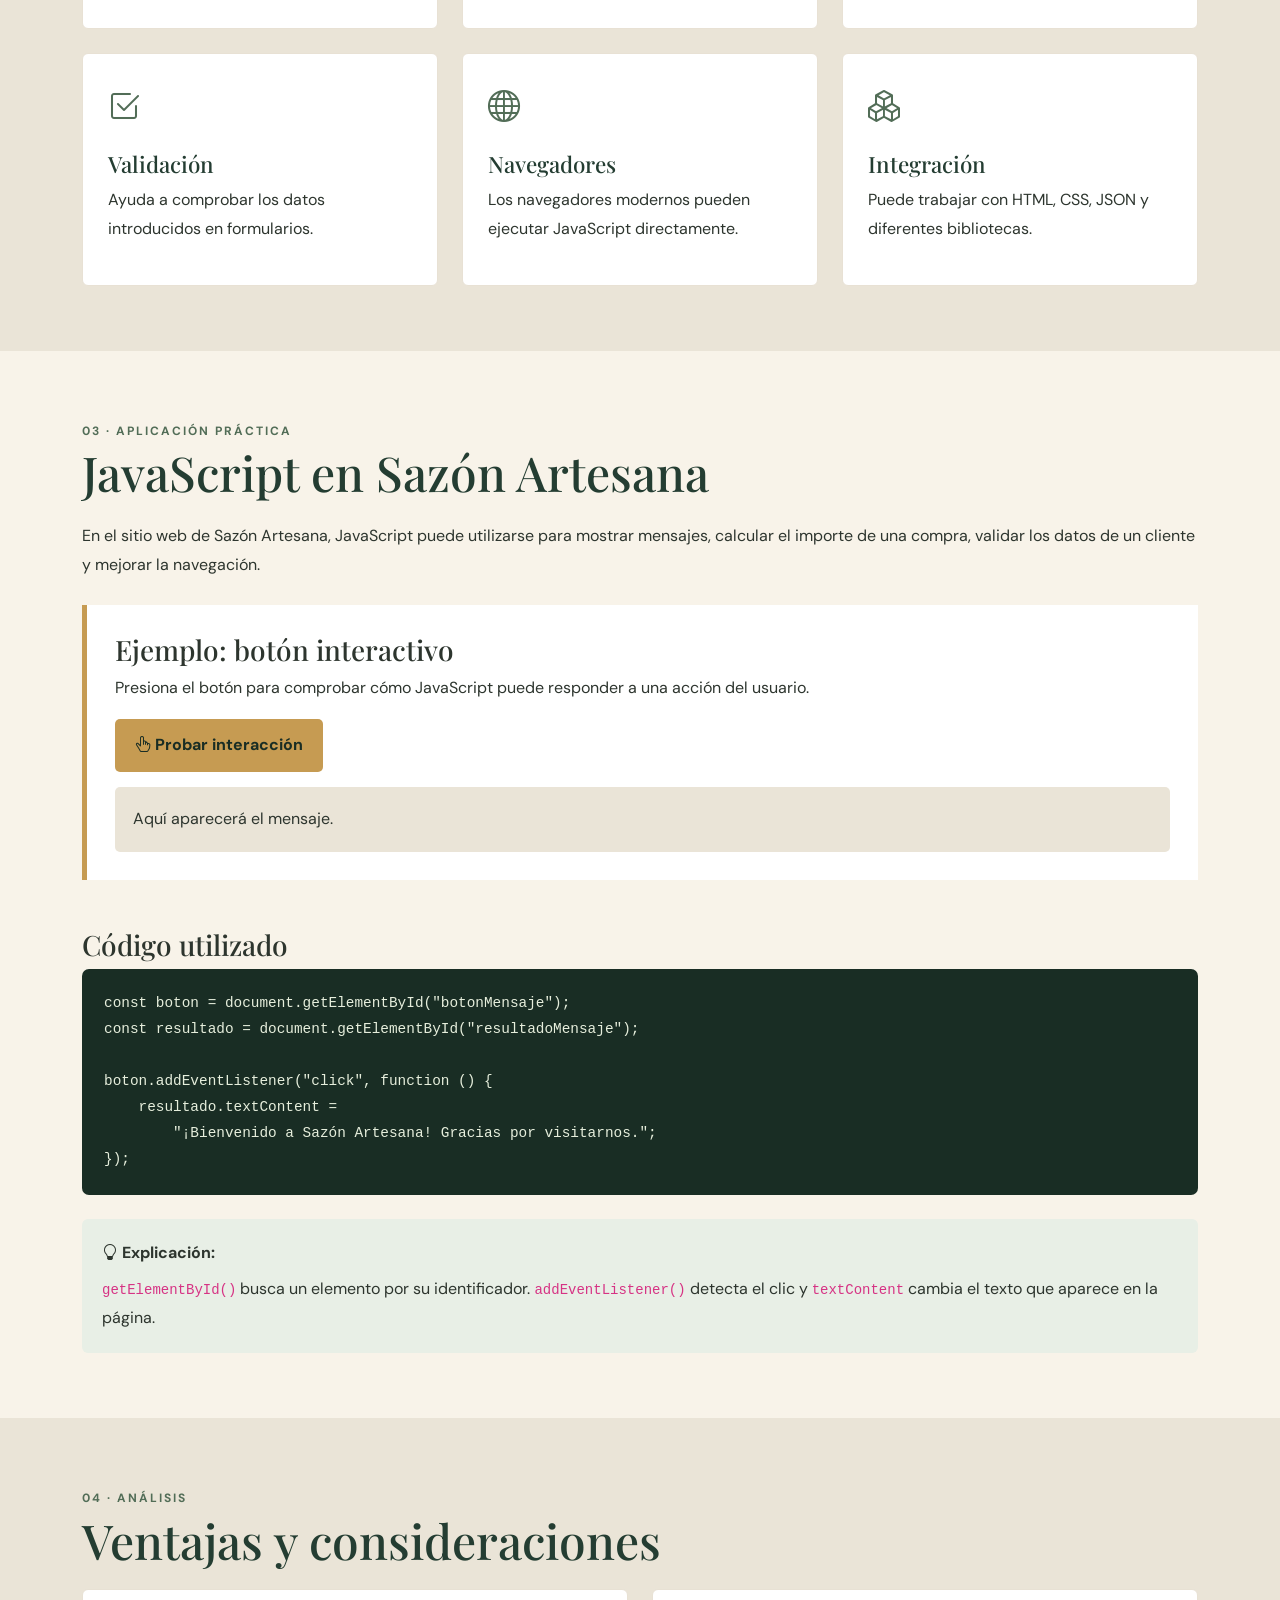
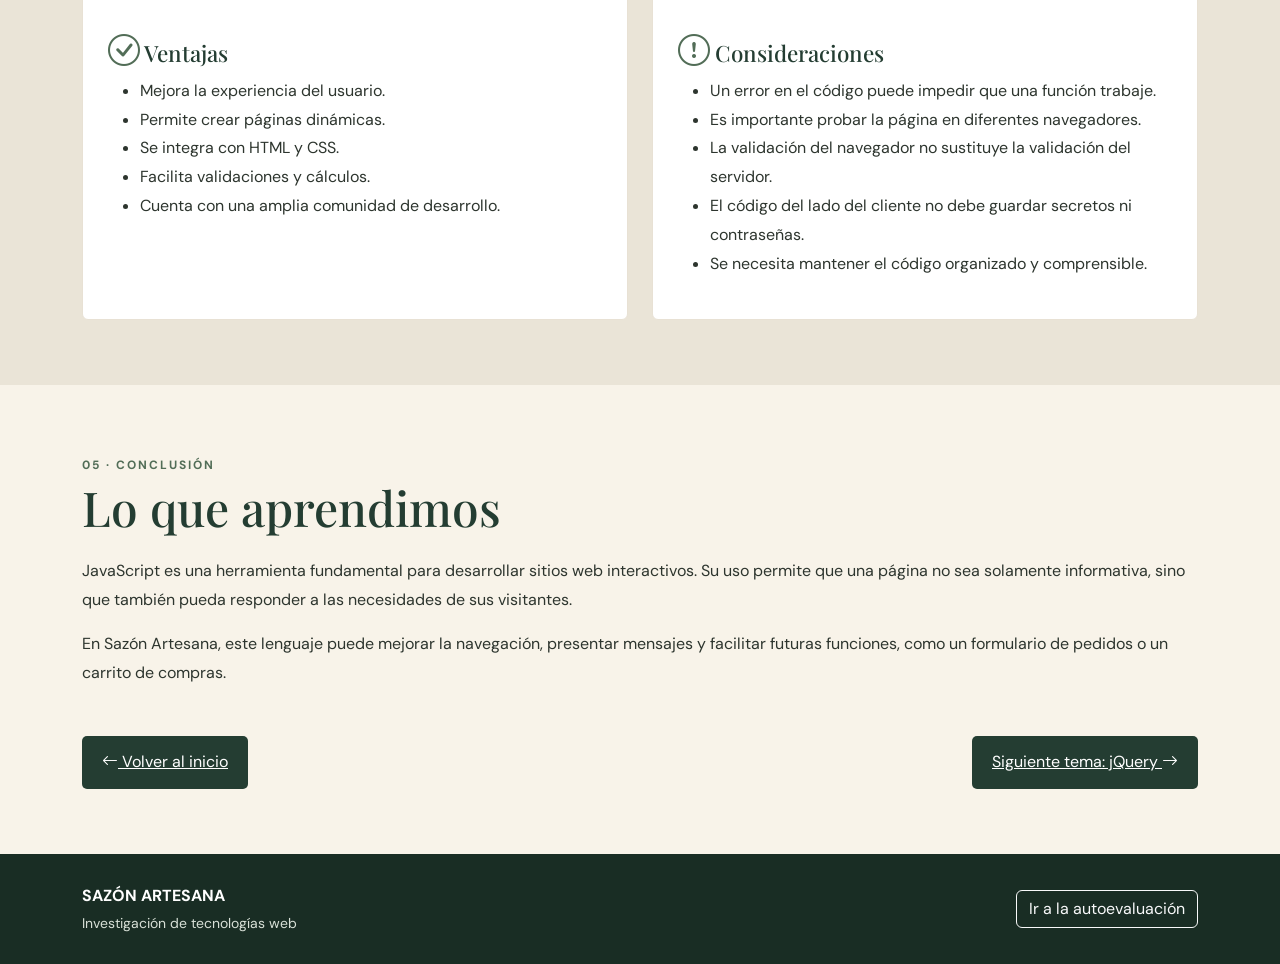
<file: jquery.html>
<!DOCTYPE html>
<html lang="es">
<head>
    <meta charset="UTF-8">
    <meta name="viewport" content="width=device-width, initial-scale=1.0">
    <title>JavaScript | Sazón Artesana</title>

    <link href="https://cdn.jsdelivr.net/npm/bootstrap@5.3.3/dist/css/bootstrap.min.css" rel="stylesheet">
    <link href="https://cdn.jsdelivr.net/npm/bootstrap-icons@1.11.3/font/bootstrap-icons.min.css" rel="stylesheet">
    <link href="https://fonts.googleapis.com/css2?family=DM+Sans:wght@400;500;600;700&family=Playfair+Display:wght@500;600;700&display=swap" rel="stylesheet">

    <style>
        :root {
            --verde: #243D32;
            --verde-claro: #526D57;
            --crema: #F8F3E9;
            --dorado: #C69B52;
            --texto: #2D352E;
        }

        * {
            box-sizing: border-box;
        }

        html {
            scroll-behavior: smooth;
            scroll-padding-top: 85px;
        }

        body {
            margin: 0;
            background: var(--crema);
            color: var(--texto);
            font-family: 'DM Sans', sans-serif;
            line-height: 1.8;
        }

        h1, h2, h3 {
            font-family: 'Playfair Display', serif;
        }

        .barra {
            background: var(--verde);
            padding: 12px 0;
        }

        .marca {
            color: white;
            font-family: 'Playfair Display', serif;
            font-size: 1.25rem;
            font-weight: bold;
            letter-spacing: 1px;
        }

        .marca span {
            display: block;
            color: var(--dorado);
            font-family: 'DM Sans', sans-serif;
            font-size: .65rem;
            letter-spacing: 4px;
        }

        .barra .nav-link {
            color: white;
        }

        .barra .nav-link:hover {
            color: var(--dorado);
        }

        .portada {
            background: var(--verde);
            color: white;
            padding: 75px 0;
        }

        .etiqueta {
            color: var(--dorado);
            font-size: .75rem;
            letter-spacing: 3px;
            font-weight: bold;
        }

        .portada h1 {
            font-size: clamp(2.7rem, 5vw, 4.5rem);
            margin: 18px 0;
        }

        .portada p {
            color: #D8E0D7;
            max-width: 650px;
        }

        .icono-portada {
            color: var(--dorado);
            font-size: 7rem;
            text-align: center;
        }

        .seccion {
            padding: 65px 0;
        }

        .titulo {
            color: var(--verde);
            font-size: clamp(2rem, 4vw, 3rem);
            margin-bottom: 20px;
        }

        .subtitulo {
            color: var(--verde-claro);
            font-size: .75rem;
            letter-spacing: 2px;
            font-weight: bold;
        }

        .tarjeta {
            height: 100%;
            background: white;
            border: 1px solid #E8E1D4;
            padding: 25px;
            border-radius: 6px;
            transition: .3s;
        }

        .tarjeta:hover {
            transform: translateY(-5px);
            box-shadow: 0 12px 25px #243D3212;
        }

        .tarjeta i {
            color: var(--verde-claro);
            font-size: 2rem;
        }

        .tarjeta h3 {
            color: var(--verde);
            font-size: 1.4rem;
            margin-top: 15px;
        }

        .bloque {
            background: white;
            border-left: 5px solid var(--dorado);
            padding: 28px;
            margin: 25px 0;
        }

        .codigo {
            background: #192D24;
            color: #E6EEDC;
            border-radius: 7px;
            padding: 22px;
            overflow-x: auto;
            font-size: .9rem;
        }

        .boton {
            display: inline-block;
            padding: 12px 20px;
            background: var(--dorado);
            color: #192D24;
            border: none;
            border-radius: 5px;
            font-weight: bold;
            cursor: pointer;
            transition: .3s;
        }

        .boton:hover {
            background: #E0BC7B;
            transform: translateY(-2px);
        }

        .resultado {
            background: #EAE4D7;
            padding: 18px;
            margin-top: 15px;
            border-radius: 5px;
            min-height: 55px;
        }

        .nota {
            background: #E8EFE6;
            border-radius: 6px;
            padding: 20px;
        }

        .navegacion-paginas {
            display: flex;
            justify-content: space-between;
            gap: 15px;
            flex-wrap: wrap;
        }

        .enlace {
            display: inline-block;
            color: white;
            background: var(--verde);
            padding: 12px 20px;
            border-radius: 5px;
        }

        .enlace:hover {
            background: var(--verde-claro);
            color: white;
        }

        footer {
            background: #192D24;
            color: white;
            padding: 28px 0;
        }

        footer p {
            margin: 0;
            color: #D8E0D7;
        }

        @media (max-width: 767px) {
            .portada {
                padding: 50px 0;
            }

            .icono-portada {
                font-size: 5rem;
            }

            .seccion {
                padding: 45px 0;
            }
        }
    </style>
</head>

<body>

<!-- NAVEGACIÓN -->
<nav class="navbar navbar-expand-lg navbar-dark barra sticky-top">
    <div class="container">

        <a class="navbar-brand marca" href="index.html">
            SAZÓN
            <span>ARTESANA</span>
        </a>

        <button class="navbar-toggler" type="button"
                data-bs-toggle="collapse"
                data-bs-target="#menuPrincipal"
                aria-label="Abrir menú">
            <span class="navbar-toggler-icon"></span>
        </button>

        <div class="collapse navbar-collapse" id="menuPrincipal">
            <ul class="navbar-nav ms-auto">

                <li class="nav-item">
                    <a class="nav-link" href="index.html">Inicio</a>
                </li>

                <li class="nav-item">
                    <a class="nav-link" href="javascript.html">JavaScript</a>
                </li>

                <li class="nav-item">
                    <a class="nav-link" href="jquery.html">jQuery</a>
                </li>

                <li class="nav-item">
                    <a class="nav-link" href="json.html">JSON</a>
                </li>

                <li class="nav-item">
                    <a class="nav-link" href="hosting.html">Hosting y dominios</a>
                </li>

                <li class="nav-item">
                    <a class="nav-link" href="google-tools.html">Google Tools</a>
                </li>

            </ul>
        </div>
    </div>
</nav>


<!-- PORTADA -->
<header class="portada">
    <div class="container">
        <div class="row align-items-center">

            <div class="col-lg-8">
                <span class="etiqueta">INVESTIGACIÓN WEB · TEMA 01</span>

                <h1>JavaScript: dale vida a tu página web.</h1>

                <p>
                    Aprende cómo funciona JavaScript y cómo permite crear
                    páginas interactivas, responder a las acciones de los
                    usuarios y modificar el contenido sin recargar toda
                    la página.
                </p>
            </div>

            <div class="col-lg-4">
                <div class="icono-portada">
                    <i class="bi bi-filetype-js"></i>
                </div>
            </div>

        </div>
    </div>
</header>


<!-- DEFINICIÓN -->
<section class="seccion">
    <div class="container">

        <span class="subtitulo">01 · CONCEPTO GENERAL</span>

        <h2 class="titulo">¿Qué es JavaScript?</h2>

        <p>
            JavaScript es un lenguaje de programación utilizado principalmente
            para añadir interactividad y comportamiento a las páginas web.
            Trabaja junto con HTML, que organiza el contenido, y CSS, que
            define la apariencia visual.
        </p>

        <p>
            Con JavaScript podemos validar formularios, mostrar mensajes,
            crear menús interactivos, actualizar información y responder
            cuando una persona hace clic en un botón.
        </p>

        <div class="row g-4 mt-3">

            <div class="col-md-4">
                <div class="tarjeta">
                    <i class="bi bi-filetype-html"></i>
                    <h3>HTML</h3>
                    <p>Organiza los títulos, textos, imágenes, enlaces y formularios.</p>
                </div>
            </div>

            <div class="col-md-4">
                <div class="tarjeta">
                    <i class="bi bi-palette"></i>
                    <h3>CSS</h3>
                    <p>Controla los colores, tamaños, espacios y diseño de la página.</p>
                </div>
            </div>

            <div class="col-md-4">
                <div class="tarjeta">
                    <i class="bi bi-lightning-charge"></i>
                    <h3>JavaScript</h3>
                    <p>Añade acciones, cálculos y respuestas a la interacción del usuario.</p>
                </div>
            </div>

        </div>
    </div>
</section>


<!-- CARACTERÍSTICAS -->
<section class="seccion" style="background:#EAE4D7">
    <div class="container">

        <span class="subtitulo">02 · CARACTERÍSTICAS</span>

        <h2 class="titulo">¿Qué lo hace importante?</h2>

        <div class="row g-4 mt-2">

            <div class="col-md-6 col-lg-4">
                <div class="tarjeta">
                    <i class="bi bi-cursor"></i>
                    <h3>Interactividad</h3>
                    <p>Permite responder a clics, selecciones y otras acciones.</p>
                </div>
            </div>

            <div class="col-md-6 col-lg-4">
                <div class="tarjeta">
                    <i class="bi bi-window"></i>
                    <h3>Manipulación del DOM</h3>
                    <p>Puede modificar textos, imágenes y elementos HTML desde el código.</p>
                </div>
            </div>

            <div class="col-md-6 col-lg-4">
                <div class="tarjeta">
                    <i class="bi bi-calculator"></i>
                    <h3>Cálculos</h3>
                    <p>Realiza operaciones y actualiza totales en una aplicación web.</p>
                </div>
            </div>

            <div class="col-md-6 col-lg-4">
                <div class="tarjeta">
                    <i class="bi bi-check2-square"></i>
                    <h3>Validación</h3>
                    <p>Ayuda a comprobar los datos introducidos en formularios.</p>
                </div>
            </div>

            <div class="col-md-6 col-lg-4">
                <div class="tarjeta">
                    <i class="bi bi-globe"></i>
                    <h3>Navegadores</h3>
                    <p>Los navegadores modernos pueden ejecutar JavaScript directamente.</p>
                </div>
            </div>

            <div class="col-md-6 col-lg-4">
                <div class="tarjeta">
                    <i class="bi bi-boxes"></i>
                    <h3>Integración</h3>
                    <p>Puede trabajar con HTML, CSS, JSON y diferentes bibliotecas.</p>
                </div>
            </div>

        </div>
    </div>
</section>


<!-- APLICACIÓN EN EL PROYECTO -->
<section class="seccion">
    <div class="container">

        <span class="subtitulo">03 · APLICACIÓN PRÁCTICA</span>

        <h2 class="titulo">JavaScript en Sazón Artesana</h2>

        <p>
            En el sitio web de Sazón Artesana, JavaScript puede utilizarse
            para mostrar mensajes, calcular el importe de una compra,
            validar los datos de un cliente y mejorar la navegación.
        </p>

        <div class="bloque">
            <h3>Ejemplo: botón interactivo</h3>

            <p>
                Presiona el botón para comprobar cómo JavaScript puede
                responder a una acción del usuario.
            </p>

            <button class="boton" id="botonMensaje" type="button">
                <i class="bi bi-hand-index-thumb"></i>
                Probar interacción
            </button>

            <div class="resultado" id="resultadoMensaje" aria-live="polite">
                Aquí aparecerá el mensaje.
            </div>
        </div>

        <h3 class="mt-5">Código utilizado</h3>

        <pre class="codigo"><code>const boton = document.getElementById("botonMensaje");
const resultado = document.getElementById("resultadoMensaje");

boton.addEventListener("click", function () {
    resultado.textContent =
        "¡Bienvenido a Sazón Artesana! Gracias por visitarnos.";
});</code></pre>

        <div class="nota mt-4">
            <strong><i class="bi bi-lightbulb"></i> Explicación:</strong>

            <p class="mb-0 mt-2">
                <code>getElementById()</code> busca un elemento por su
                identificador. <code>addEventListener()</code> detecta
                el clic y <code>textContent</code> cambia el texto
                que aparece en la página.
            </p>
        </div>
    </div>
</section>


<!-- VENTAJAS Y DESVENTAJAS -->
<section class="seccion" style="background:#EAE4D7">
    <div class="container">

        <span class="subtitulo">04 · ANÁLISIS</span>

        <h2 class="titulo">Ventajas y consideraciones</h2>

        <div class="row g-4">

            <div class="col-md-6">
                <div class="tarjeta">
                    <h3><i class="bi bi-check-circle"></i> Ventajas</h3>

                    <ul>
                        <li>Mejora la experiencia del usuario.</li>
                        <li>Permite crear páginas dinámicas.</li>
                        <li>Se integra con HTML y CSS.</li>
                        <li>Facilita validaciones y cálculos.</li>
                        <li>Cuenta con una amplia comunidad de desarrollo.</li>
                    </ul>
                </div>
            </div>

            <div class="col-md-6">
                <div class="tarjeta">
                    <h3><i class="bi bi-exclamation-circle"></i> Consideraciones</h3>

                    <ul>
                        <li>Un error en el código puede impedir que una función trabaje.</li>
                        <li>Es importante probar la página en diferentes navegadores.</li>
                        <li>La validación del navegador no sustituye la validación del servidor.</li>
                        <li>El código del lado del cliente no debe guardar secretos ni contraseñas.</li>
                        <li>Se necesita mantener el código organizado y comprensible.</li>
                    </ul>
                </div>
            </div>

        </div>
    </div>
</section>


<!-- CONCLUSIÓN -->
<section class="seccion">
    <div class="container">

        <span class="subtitulo">05 · CONCLUSIÓN</span>

        <h2 class="titulo">Lo que aprendimos</h2>

        <p>
            JavaScript es una herramienta fundamental para desarrollar
            sitios web interactivos. Su uso permite que una página no
            sea solamente informativa, sino que también pueda responder
            a las necesidades de sus visitantes.
        </p>

        <p>
            En Sazón Artesana, este lenguaje puede mejorar la navegación,
            presentar mensajes y facilitar futuras funciones, como un
            formulario de pedidos o un carrito de compras.
        </p>

        <div class="navegacion-paginas mt-5">
            <a href="index.html" class="enlace">
                <i class="bi bi-arrow-left"></i> Volver al inicio
            </a>

            <a href="jquery.html" class="enlace">
                Siguiente tema: jQuery <i class="bi bi-arrow-right"></i>
            </a>
        </div>

    </div>
</section>


<footer>
    <div class="container d-flex justify-content-between align-items-center flex-wrap gap-3">
        <div>
            <strong>SAZÓN ARTESANA</strong>
            <p class="small">Investigación de tecnologías web</p>
        </div>

        <a href="cuestionario.html" class="btn btn-outline-light">
            Ir a la autoevaluación
        </a>
    </div>
</footer>


<script src="https://cdn.jsdelivr.net/npm/bootstrap@5.3.3/dist/js/bootstrap.bundle.min.js"></script>

<script>
    const boton = document.getElementById("botonMensaje");
    const resultado = document.getElementById("resultadoMensaje");

    boton.addEventListener("click", function () {
        resultado.textContent =
            "¡Bienvenido a Sazón Artesana! Gracias por visitar nuestra página.";
    });
</script>

</body>
</html>
</file>
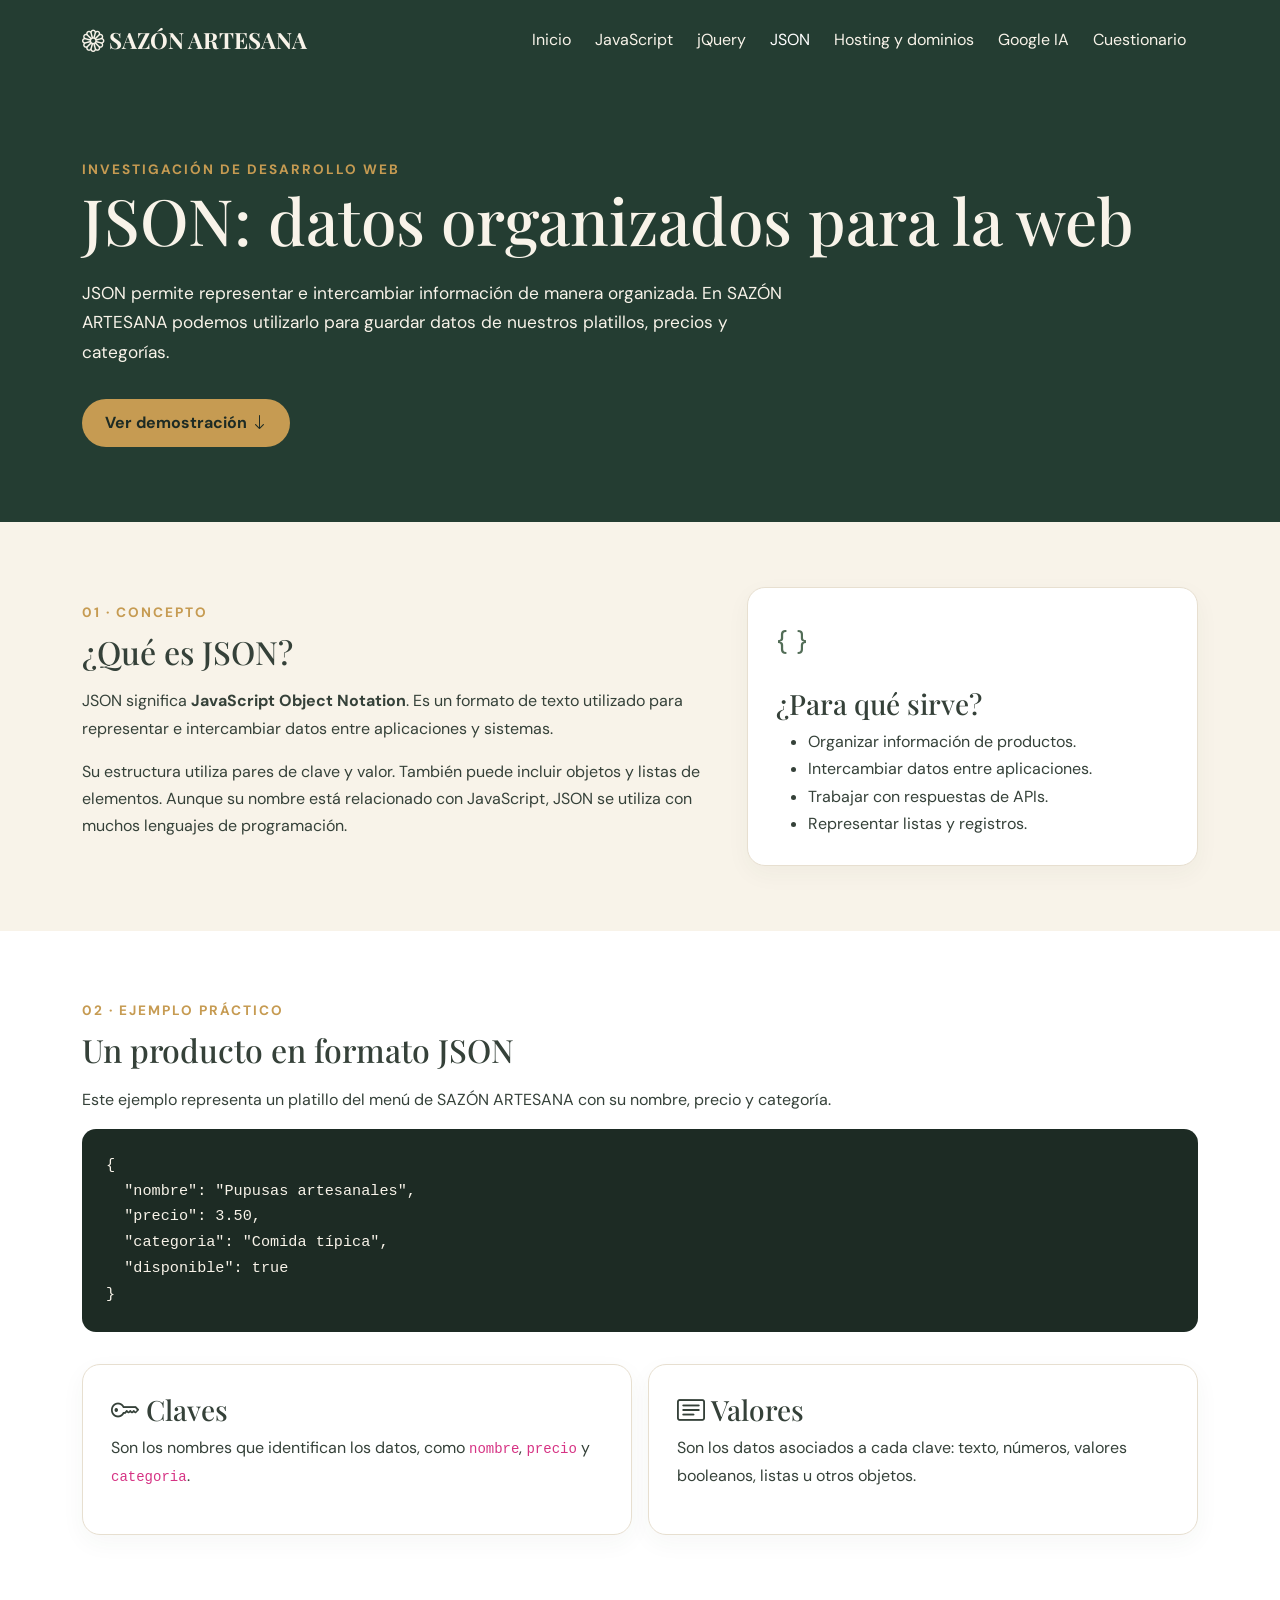
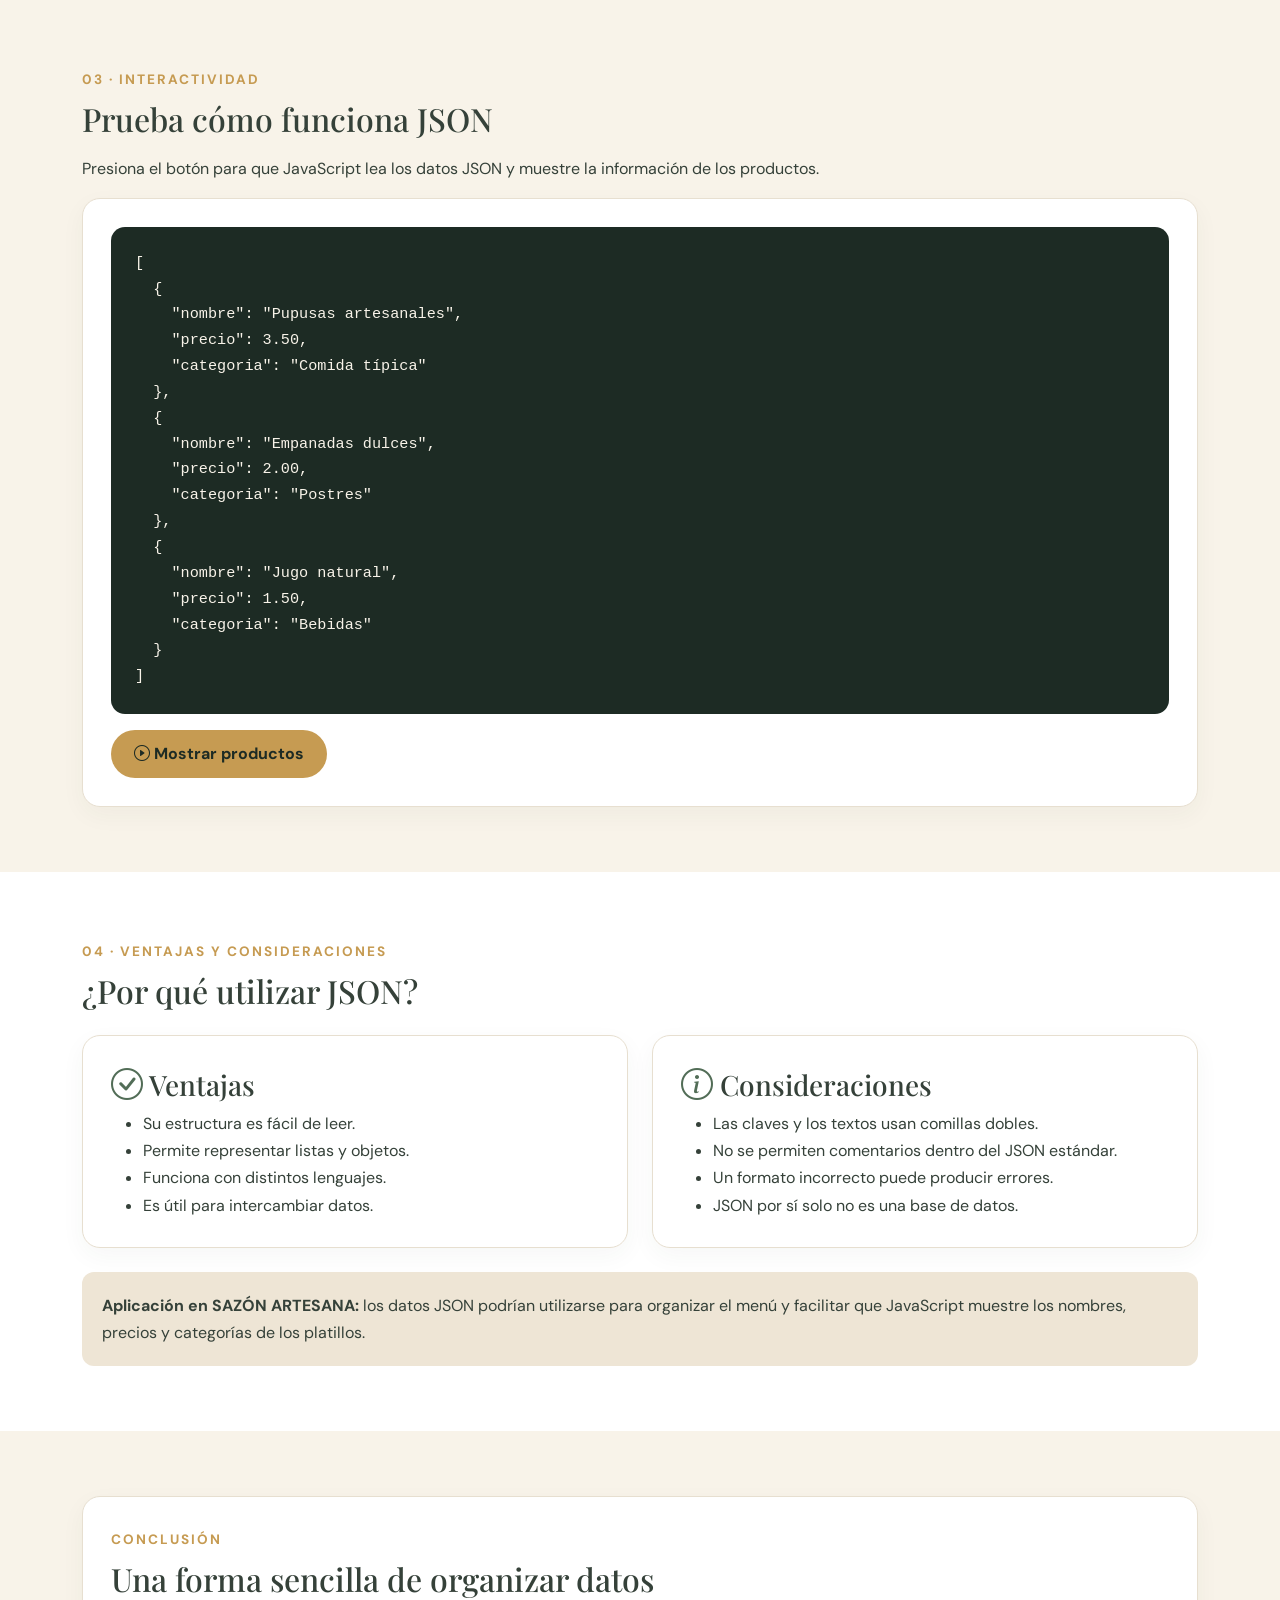
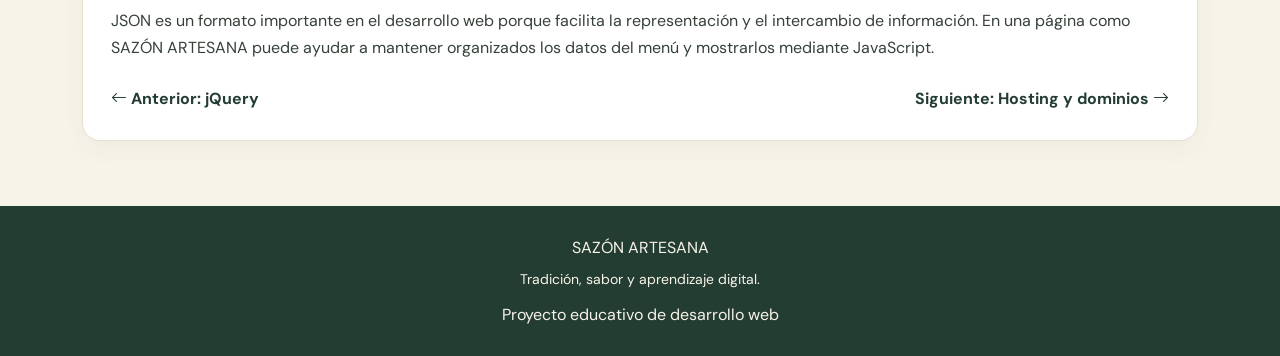
<file: json.html>
<!DOCTYPE html>
<html lang="es">
<head>
    <meta charset="UTF-8">
    <meta name="viewport" content="width=device-width, initial-scale=1.0">
    <title>JSON | SAZÓN ARTESANA</title>

    <link href="https://cdn.jsdelivr.net/npm/bootstrap@5.3.3/dist/css/bootstrap.min.css" rel="stylesheet">
    <link href="https://cdn.jsdelivr.net/npm/bootstrap-icons@1.11.3/font/bootstrap-icons.css" rel="stylesheet">
    <link href="https://fonts.googleapis.com/css2?family=DM+Sans:wght@400;500;600;700&family=Playfair+Display:wght@600;700&display=swap" rel="stylesheet">

    <style>
        :root {
            --verde: #243D32;
            --verde-claro: #526D57;
            --crema: #F8F3E9;
            --dorado: #C69B52;
            --texto: #354139;
            --blanco: #FFFFFF;
        }

        * {
            box-sizing: border-box;
        }

        html {
            scroll-behavior: smooth;
        }

        body {
            margin: 0;
            font-family: 'DM Sans', sans-serif;
            background: var(--crema);
            color: var(--texto);
            line-height: 1.7;
        }

        h1, h2, h3 {
            font-family: 'Playfair Display', serif;
        }

        .navbar {
            background: var(--verde);
            padding: 16px 0;
        }

        .navbar-brand {
            color: var(--crema);
            font-family: 'Playfair Display', serif;
            font-size: 1.4rem;
            font-weight: bold;
        }

        .navbar-brand:hover {
            color: var(--dorado);
        }

        .navbar .nav-link {
            color: #F8F3E9;
            margin: 0 4px;
        }

        .navbar .nav-link:hover {
            color: var(--dorado);
        }

        .hero {
            background: var(--verde);
            color: var(--crema);
            padding: 75px 0;
        }

        .hero h1 {
            font-size: clamp(2.5rem, 5vw, 4rem);
            margin-bottom: 20px;
        }

        .hero p {
            max-width: 720px;
            font-size: 1.08rem;
        }

        .etiqueta {
            color: var(--dorado);
            font-weight: 700;
            text-transform: uppercase;
            letter-spacing: 2px;
            font-size: .85rem;
        }

        .seccion {
            padding: 65px 0;
        }

        .tarjeta {
            background: var(--blanco);
            padding: 28px;
            border-radius: 18px;
            border: 1px solid #e7dfd0;
            height: 100%;
            box-shadow: 0 8px 24px #243d320b;
        }

        .icono {
            color: var(--verde-claro);
            font-size: 2rem;
        }

        .codigo {
            background: #1D2B24;
            color: #F8F3E9;
            padding: 24px;
            border-radius: 14px;
            overflow-x: auto;
            font-family: Consolas, monospace;
            font-size: .95rem;
            white-space: pre-wrap;
        }

        .btn-sazon {
            background: var(--dorado);
            color: #1D2B24;
            border: none;
            border-radius: 30px;
            padding: 12px 23px;
            font-weight: 700;
        }

        .btn-sazon:hover {
            background: #d8b575;
        }

        .resultado {
            display: none;
            background: #edf3e9;
            border-left: 5px solid var(--verde-claro);
            padding: 20px;
            border-radius: 10px;
            margin-top: 20px;
        }

        .nota {
            background: #eee5d5;
            padding: 20px;
            border-radius: 12px;
        }

        footer {
            background: var(--verde);
            color: var(--crema);
            padding: 28px 0;
            text-align: center;
        }

        .navegacion-paginas a {
            color: var(--verde);
            font-weight: 700;
            text-decoration: none;
        }

        .navegacion-paginas a:hover {
            color: var(--verde-claro);
            text-decoration: underline;
        }
    </style>
</head>

<body>

<nav class="navbar navbar-expand-lg navbar-dark">
    <div class="container">
        <a class="navbar-brand" href="index.html">
            <i class="bi bi-flower1"></i> SAZÓN ARTESANA
        </a>

        <button class="navbar-toggler" type="button"
                data-bs-toggle="collapse" data-bs-target="#menuNav"
                aria-controls="menuNav" aria-expanded="false"
                aria-label="Abrir navegación">
            <span class="navbar-toggler-icon"></span>
        </button>

        <div class="collapse navbar-collapse" id="menuNav">
            <ul class="navbar-nav ms-auto">
                <li class="nav-item"><a class="nav-link" href="index.html">Inicio</a></li>
                <li class="nav-item"><a class="nav-link" href="javascript.html">JavaScript</a></li>
                <li class="nav-item"><a class="nav-link" href="jquery.html">jQuery</a></li>
                <li class="nav-item"><a class="nav-link active" href="json.html">JSON</a></li>
                <li class="nav-item"><a class="nav-link" href="hosting.html">Hosting y dominios</a></li>
                <li class="nav-item"><a class="nav-link" href="google-tools.html">Google IA</a></li>
                <li class="nav-item"><a class="nav-link" href="cuestionario.html">Cuestionario</a></li>
            </ul>
        </div>
    </div>
</nav>

<header class="hero">
    <div class="container">
        <span class="etiqueta">Investigación de desarrollo web</span>
        <h1>JSON: datos organizados para la web</h1>
        <p>
            JSON permite representar e intercambiar información de manera
            organizada. En SAZÓN ARTESANA podemos utilizarlo para guardar
            datos de nuestros platillos, precios y categorías.
        </p>
        <a href="#demostracion" class="btn btn-sazon mt-3">
            Ver demostración <i class="bi bi-arrow-down"></i>
        </a>
    </div>
</header>

<main>
    <section class="seccion">
        <div class="container">
            <div class="row g-4 align-items-center">
                <div class="col-lg-7">
                    <span class="etiqueta">01 · Concepto</span>
                    <h2 class="mt-2 mb-3">¿Qué es JSON?</h2>
                    <p>
                        JSON significa <strong>JavaScript Object Notation</strong>.
                        Es un formato de texto utilizado para representar e
                        intercambiar datos entre aplicaciones y sistemas.
                    </p>
                    <p>
                        Su estructura utiliza pares de clave y valor. También
                        puede incluir objetos y listas de elementos. Aunque su
                        nombre está relacionado con JavaScript, JSON se utiliza
                        con muchos lenguajes de programación.
                    </p>
                </div>

                <div class="col-lg-5">
                    <div class="tarjeta">
                        <i class="bi bi-braces icono"></i>
                        <h3 class="mt-3">¿Para qué sirve?</h3>
                        <ul class="mb-0">
                            <li>Organizar información de productos.</li>
                            <li>Intercambiar datos entre aplicaciones.</li>
                            <li>Trabajar con respuestas de APIs.</li>
                            <li>Representar listas y registros.</li>
                        </ul>
                    </div>
                </div>
            </div>
        </div>
    </section>

    <section class="seccion bg-white">
        <div class="container">
            <span class="etiqueta">02 · Ejemplo práctico</span>
            <h2 class="mt-2 mb-3">Un producto en formato JSON</h2>
            <p>
                Este ejemplo representa un platillo del menú de
                SAZÓN ARTESANA con su nombre, precio y categoría.
            </p>

            <div class="codigo">{
  "nombre": "Pupusas artesanales",
  "precio": 3.50,
  "categoria": "Comida típica",
  "disponible": true
}</div>

            <div class="row g-3 mt-3">
                <div class="col-md-6">
                    <div class="tarjeta">
                        <h3><i class="bi bi-key"></i> Claves</h3>
                        <p>
                            Son los nombres que identifican los datos,
                            como <code>nombre</code>, <code>precio</code>
                            y <code>categoria</code>.
                        </p>
                    </div>
                </div>

                <div class="col-md-6">
                    <div class="tarjeta">
                        <h3><i class="bi bi-card-text"></i> Valores</h3>
                        <p>
                            Son los datos asociados a cada clave:
                            texto, números, valores booleanos, listas
                            u otros objetos.
                        </p>
                    </div>
                </div>
            </div>
        </div>
    </section>

    <section class="seccion" id="demostracion">
        <div class="container">
            <span class="etiqueta">03 · Interactividad</span>
            <h2 class="mt-2 mb-3">Prueba cómo funciona JSON</h2>
            <p>
                Presiona el botón para que JavaScript lea los datos JSON
                y muestre la información de los productos.
            </p>

            <div class="tarjeta">
                <div class="codigo" id="codigoJSON">[
  {
    "nombre": "Pupusas artesanales",
    "precio": 3.50,
    "categoria": "Comida típica"
  },
  {
    "nombre": "Empanadas dulces",
    "precio": 2.00,
    "categoria": "Postres"
  },
  {
    "nombre": "Jugo natural",
    "precio": 1.50,
    "categoria": "Bebidas"
  }
]</div>

                <button class="btn btn-sazon mt-3" id="btnMostrar">
                    <i class="bi bi-play-circle"></i> Mostrar productos
                </button>

                <div class="resultado" id="resultadoJSON" aria-live="polite"></div>
            </div>
        </div>
    </section>

    <section class="seccion bg-white">
        <div class="container">
            <span class="etiqueta">04 · Ventajas y consideraciones</span>
            <h2 class="mt-2 mb-4">¿Por qué utilizar JSON?</h2>

            <div class="row g-4">
                <div class="col-md-6">
                    <div class="tarjeta">
                        <h3><i class="bi bi-check-circle icono"></i> Ventajas</h3>
                        <ul class="mb-0">
                            <li>Su estructura es fácil de leer.</li>
                            <li>Permite representar listas y objetos.</li>
                            <li>Funciona con distintos lenguajes.</li>
                            <li>Es útil para intercambiar datos.</li>
                        </ul>
                    </div>
                </div>

                <div class="col-md-6">
                    <div class="tarjeta">
                        <h3><i class="bi bi-info-circle icono"></i> Consideraciones</h3>
                        <ul class="mb-0">
                            <li>Las claves y los textos usan comillas dobles.</li>
                            <li>No se permiten comentarios dentro del JSON estándar.</li>
                            <li>Un formato incorrecto puede producir errores.</li>
                            <li>JSON por sí solo no es una base de datos.</li>
                        </ul>
                    </div>
                </div>
            </div>

            <div class="nota mt-4">
                <strong>Aplicación en SAZÓN ARTESANA:</strong>
                los datos JSON podrían utilizarse para organizar el menú
                y facilitar que JavaScript muestre los nombres, precios
                y categorías de los platillos.
            </div>
        </div>
    </section>

    <section class="seccion">
        <div class="container">
            <div class="tarjeta">
                <span class="etiqueta">Conclusión</span>
                <h2 class="mt-2">Una forma sencilla de organizar datos</h2>
                <p>
                    JSON es un formato importante en el desarrollo web porque
                    facilita la representación y el intercambio de información.
                    En una página como SAZÓN ARTESANA puede ayudar a mantener
                    organizados los datos del menú y mostrarlos mediante JavaScript.
                </p>

                <div class="navegacion-paginas d-flex flex-wrap justify-content-between gap-3 mt-4">
                    <a href="jquery.html">
                        <i class="bi bi-arrow-left"></i> Anterior: jQuery
                    </a>
                    <a href="hosting.html">
                        Siguiente: Hosting y dominios <i class="bi bi-arrow-right"></i>
                    </a>
                </div>
            </div>
        </div>
    </section>
</main>

<footer>
    <div class="container">
        <p class="mb-1">SAZÓN ARTESANA</p>
        <small>Tradición, sabor y aprendizaje digital.</small>
        <p class="mb-0 mt-2">Proyecto educativo de desarrollo web</p>
    </div>
</footer>

<script src="https://cdn.jsdelivr.net/npm/bootstrap@5.3.3/dist/js/bootstrap.bundle.min.js"></script>

<script>
    const btnMostrar = document.getElementById("btnMostrar");
    const resultadoJSON = document.getElementById("resultadoJSON");

    btnMostrar.addEventListener("click", function () {
        const textoJSON = document.getElementById("codigoJSON").textContent;

        try {
            const productos = JSON.parse(textoJSON);

            resultadoJSON.innerHTML = `
                <h3 class="mb-3">Productos cargados correctamente</h3>
                <div class="row g-3">
                    ${productos.map(producto => `
                        <div class="col-md-4">
                            <div class="card h-100 border-0 shadow-sm">
                                <div class="card-body">
                                    <h5 class="card-title">${producto.nombre}</h5>
                                    <p class="mb-1">
                                        <strong>Categoría:</strong> ${producto.categoria}
                                    </p>
                                    <p class="mb-0">
                                        <strong>Precio:</strong> $${Number(producto.precio).toFixed(2)}
                                    </p>
                                </div>
                            </div>
                        </div>
                    `).join("")}
                </div>
            `;

            resultadoJSON.style.display = "block";
        } catch (error) {
            resultadoJSON.textContent =
                "Hay un error en el formato JSON. Revisa las comillas, comas y llaves.";
            resultadoJSON.style.display = "block";
        }
    });
</script>

</body>
</html>
</file>
